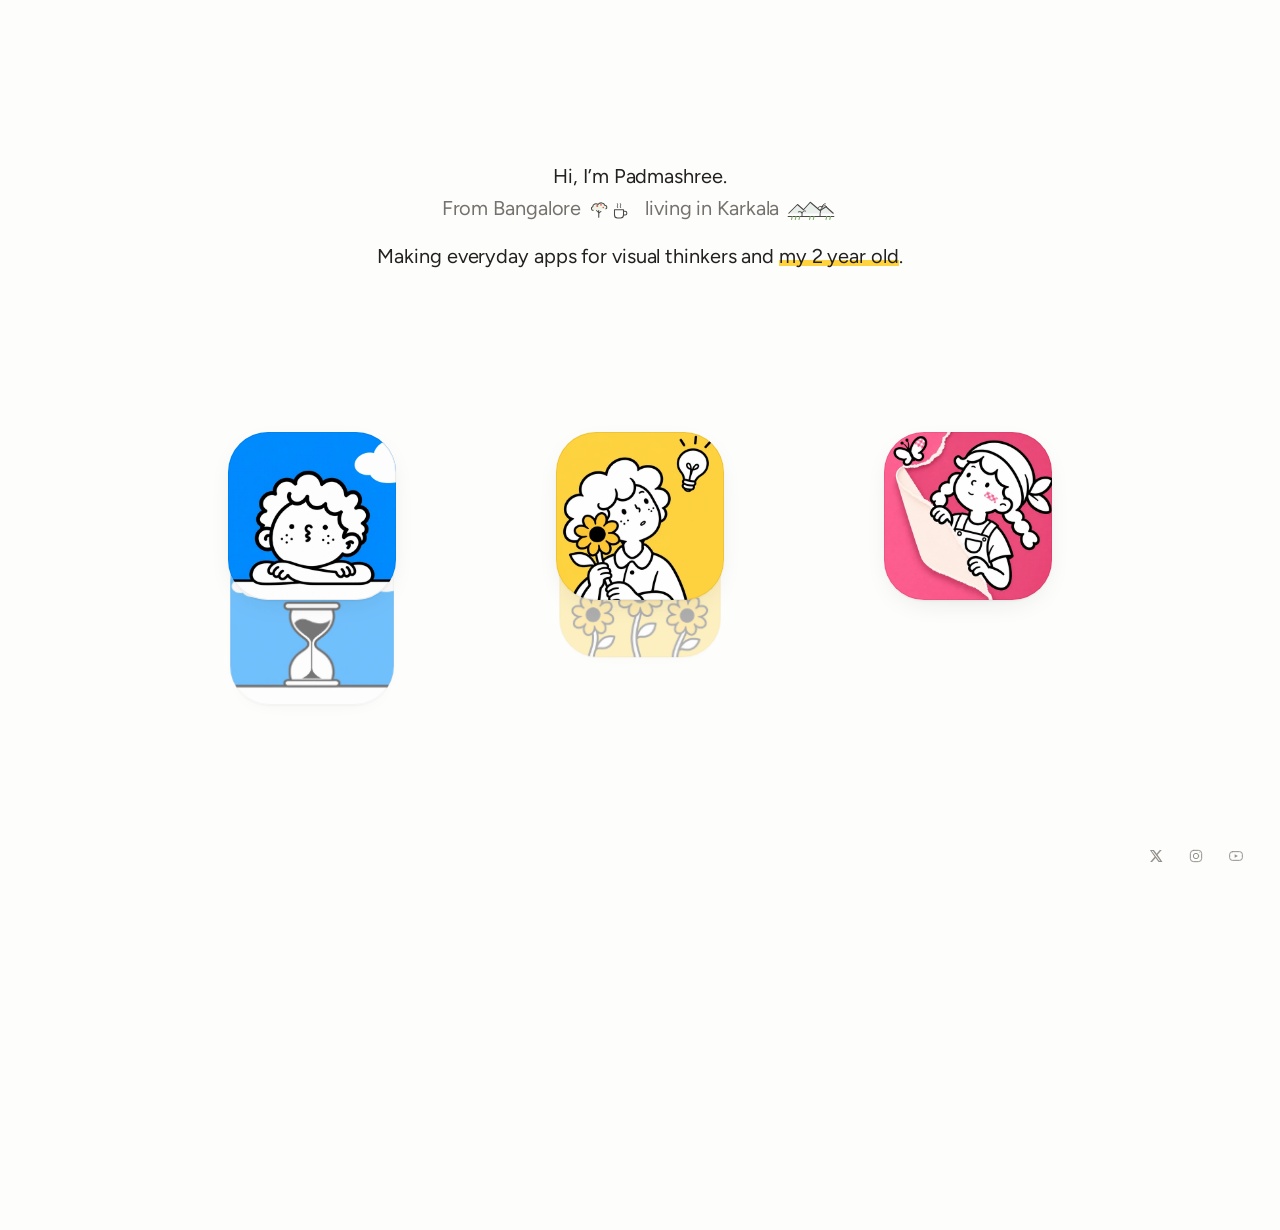
<file: index.html>
<!doctype html>
<html lang="en">
<head>
  <meta charset="utf-8">
  <meta name="viewport" content="width=device-width, initial-scale=1">
  <title>Padmashree</title>
  <meta name="description" content="Padmashree makes everyday apps for visual thinkers.">
  <link rel="preconnect" href="https://fonts.googleapis.com">
  <link rel="preconnect" href="https://fonts.gstatic.com" crossorigin>
  <link href="https://fonts.googleapis.com/css2?family=Figtree:wght@400&display=swap" rel="stylesheet">
  <link rel="stylesheet" href="css/site.css">
</head>
<body>
  <main class="page">
    <section class="intro" aria-label="About">
      <p class="hello">Hi, I’m Padmashree.</p>
      <p class="where">
        From Bangalore
        <svg class="mini" viewBox="0 0 64 32" aria-hidden="true">
          <!-- raintree canopy with a gulmohar hint, and a coffee cup -->
          <path d="M6 18c-3 0-4-4-1-5 0-4 5-5 7-3 2-3 8-3 9 1 3 0 4 4 1 5" fill="#eef3e6" stroke="currentColor" stroke-width="1.4" stroke-linejoin="round"/>
          <circle cx="11" cy="12" r="1.3" fill="#e2553b"/><circle cx="16" cy="10.5" r="1.1" fill="#e2553b"/><circle cx="19" cy="14" r="1" fill="#e2553b"/>
          <path d="M13 18v9M13 21l-3-3M13 22l3-3" stroke="currentColor" stroke-width="1.4" stroke-linecap="round" fill="none"/>
          <path d="M34 17h12v7a4 4 0 0 1-4 4h-4a4 4 0 0 1-4-4z" fill="#fff" stroke="currentColor" stroke-width="1.4" stroke-linejoin="round"/>
          <path d="M46 19h2a2.5 2.5 0 0 1 0 5h-2" fill="none" stroke="currentColor" stroke-width="1.4"/>
          <path class="steam" d="M38 14c-1-2 1-3 0-5M42 14c-1-2 1-3 0-5" fill="none" stroke="currentColor" stroke-width="1.2" stroke-linecap="round"/>
        </svg>
        living in Karkala
        <svg class="mini" viewBox="0 0 64 32" aria-hidden="true">
          <!-- western ghats, coconut + banana, paddy -->
          <path d="M2 22l12-12 8 7 9-10 13 11 8-5 10 9" fill="#e9f0ec" stroke="currentColor" stroke-width="1.4" stroke-linejoin="round"/>
          <path d="M44 26c0-6 1-10 3-13M47 13c-3-1-5 0-6 2M47 13c2-2 5-2 6 0M47 13c0-2 2-4 4-4" fill="none" stroke="currentColor" stroke-width="1.3" stroke-linecap="round"/>
          <path d="M20 26v-6M20 21c-2-2-4-2-5-1M20 21c2-3 4-3 5-2" fill="none" stroke="currentColor" stroke-width="1.3" stroke-linecap="round"/>
          <path d="M1 26h62" stroke="currentColor" stroke-width="1.4"/>
          <path d="M6 30l1-4M11 30l1-4M16 30l1-4M30 30l1-4M35 30l1-4M52 30l1-4M57 30l1-4" stroke="#7fb069" stroke-width="1.4" stroke-linecap="round"/>
        </svg>
      </p>
      <p class="what">Making everyday apps for visual thinkers and <a href="little-one/">my 2&nbsp;year&nbsp;old</a>.</p>
    </section>

    <section class="apps" aria-label="Apps">
      <!-- Each app is a small deck: the main icon on top, its counterpart tucked beneath.
           Counterparts slide out as you scroll. -->
      <figure class="app app-blue">
        <div class="deck">
          <img class="card under" src="assets/icons/blue-b.webp" alt="Hourglass under a blue sky" width="512" height="512" loading="lazy">
          <div class="card main" tabindex="0" role="img" aria-label="Blue app: a boy resting on his folded arms, watching clouds">
            <img src="assets/icons/layers/blue-plate.webp" alt="" width="512" height="512">
            <img class="part cloud" src="assets/icons/layers/blue-cloud.webp" alt="" width="512" height="512">
            <span class="lid" style="--x: 37.9; --y: 56.2"></span>
            <span class="lid" style="--x: 57.8; --y: 56.6"></span>
          </div>
        </div>
      </figure>

      <figure class="app app-yellow">
        <div class="deck">
          <img class="card under" src="assets/icons/yellow-b.webp" alt="Sunflowers and light bulbs" width="512" height="512" loading="lazy">
          <div class="card main" tabindex="0" role="img" aria-label="Yellow app: a girl holding a sunflower, an idea bulb above">
            <img src="assets/icons/layers/yellow-plate.webp" alt="" width="512" height="512">
            <span class="glow"></span>
            <img class="part bulb" src="assets/icons/layers/yellow-bulb.webp" alt="" width="512" height="512">
          </div>
        </div>
      </figure>

      <figure class="app app-pink">
        <div class="deck">
          <img class="card under" src="assets/icons/pink-b.webp" alt="A paper butterfly with scissors and glue" width="512" height="512" loading="lazy">
          <div class="card main" tabindex="0" role="img" aria-label="Pink app: a girl peeking through torn paper, a butterfly nearby">
            <img src="assets/icons/layers/pink-plate.webp" alt="" width="512" height="512">
            <img class="part fly" src="assets/icons/layers/pink-butterfly.webp" alt="" width="512" height="512">
          </div>
        </div>
      </figure>
    </section>

    <div class="tail" aria-hidden="true"></div>
  </main>

  <nav class="social" aria-label="Elsewhere">
    <a href="https://x.com/PadmashreeSatya" target="_blank" rel="noopener" aria-label="X">
      <svg viewBox="0 0 24 24"><path class="fill" d="M17.75 3h2.9l-6.34 7.25L21.75 21h-5.84l-4.57-5.98L6.1 21H3.2l6.78-7.75L2.85 3h5.98l4.13 5.47zm-1.02 16.25h1.6L7.33 4.65H5.6z"/></svg>
    </a>
    <a href="https://www.instagram.com/artlotusnet/" target="_blank" rel="noopener" aria-label="Instagram">
      <svg viewBox="0 0 24 24"><rect x="3.5" y="3.5" width="17" height="17" rx="5"/><circle cx="12" cy="12" r="4"/><circle cx="17.2" cy="6.8" r=".6" class="dot"/></svg>
    </a>
    <a href="https://www.youtube.com/@Padmashreesatyanarayana" target="_blank" rel="noopener" aria-label="YouTube">
      <svg viewBox="0 0 24 24"><rect x="2.5" y="5.5" width="19" height="13" rx="4"/><path d="M10 9.2v5.6l4.8-2.8z" class="dot"/></svg>
    </a>
  </nav>

  <script src="js/site.js"></script>
</body>
</html>
</file>
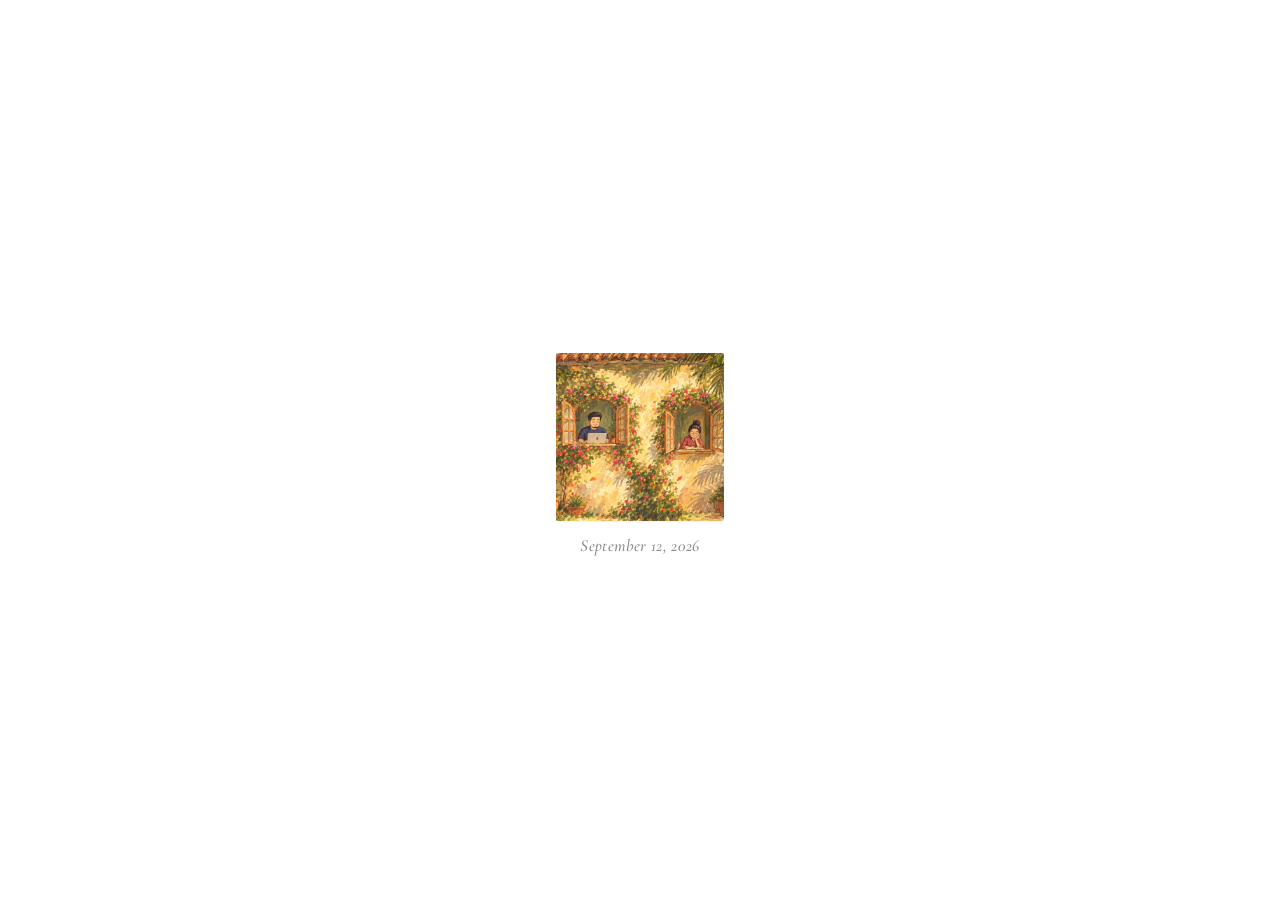
<file: for-anish/index.html>
<!doctype html>
<html lang="en">
<head>
<meta charset="utf-8">
<meta name="viewport" content="width=device-width, initial-scale=1">
<title>For Anish</title>
<meta name="robots" content="noindex">
<link rel="preconnect" href="https://fonts.googleapis.com">
<link rel="preconnect" href="https://fonts.gstatic.com" crossorigin>
<link rel="stylesheet" href="https://fonts.googleapis.com/css2?family=Cormorant+Garamond:ital,wght@1,500;1,600&display=swap">
<style>
  :root{
    --ink:#2b2b2b;
    --ink-soft:#8a8a8a;
    --white:#ffffff;
  }
  *{ box-sizing:border-box; }
  html,body{ height:100%; }
  body{
    margin:0;
    background:var(--white);
    color:var(--ink);
    display:flex;
    align-items:center;
    justify-content:center;
    min-height:100vh;
    font-family:'Cormorant Garamond', Georgia, serif;
  }
  main{
    width:100%;
    padding:6vh 6vw;
  }
  .carousel{
    display:flex;
    justify-content:center;
    align-items:flex-start;
    gap:clamp(20px, 4vw, 44px);
    overflow-x:auto;
    scroll-snap-type:x proximity;
    padding:2vh 2px 1vh;
    -webkit-overflow-scrolling:touch;
    scrollbar-width:none;
  }
  .carousel::-webkit-scrollbar{ display:none; }
  .entry{
    flex:none;
    scroll-snap-align:center;
    display:flex;
    flex-direction:column;
    align-items:center;
    gap:14px;
    text-decoration:none;
    color:inherit;
  }
  .entry img{
    width:clamp(96px, 16vw, 168px);
    height:clamp(96px, 16vw, 168px);
    object-fit:cover;
    display:block;
    border-radius:2px;
    box-shadow:0 1px 2px rgba(0,0,0,.06);
    transition:transform .35s cubic-bezier(.2,.8,.3,1), box-shadow .35s ease;
  }
  .entry:hover img, .entry:focus-visible img{
    transform:translateY(-3px) scale(1.03);
    box-shadow:0 10px 24px rgba(0,0,0,.12);
  }
  .entry:focus-visible{ outline:2px solid var(--ink-soft); outline-offset:6px; border-radius:4px; }
  .entry .date{
    font-style:italic;
    font-weight:500;
    font-size:clamp(14px, 1.6vw, 17px);
    letter-spacing:.02em;
    color:var(--ink-soft);
    white-space:nowrap;
  }
  @media (prefers-color-scheme: dark){
    body{ background:var(--white); color:var(--ink); }
  }
</style>
</head>
<body>
  <main>
    <div class="carousel" id="carousel"></div>
  </main>

  <script>
    var ENTRIES = [
      {
        date: "September 12, 2026",
        img: "assets/two-windows-thumb.jpg",
        href: "https://padmah3.github.io/happy-birthday-2026/site/two-windows.html",
        alt: "Two Windows"
      }
      // Add future entries here: { date, img, href, alt }
    ];

    var carousel = document.getElementById('carousel');
    ENTRIES.forEach(function(e){
      var a = document.createElement('a');
      a.className = 'entry';
      a.href = e.href;
      var img = document.createElement('img');
      img.src = e.img;
      img.alt = e.alt || '';
      var date = document.createElement('div');
      date.className = 'date';
      date.textContent = e.date;
      a.appendChild(img);
      a.appendChild(date);
      carousel.appendChild(a);
    });
  </script>
</body>
</html>
</file>
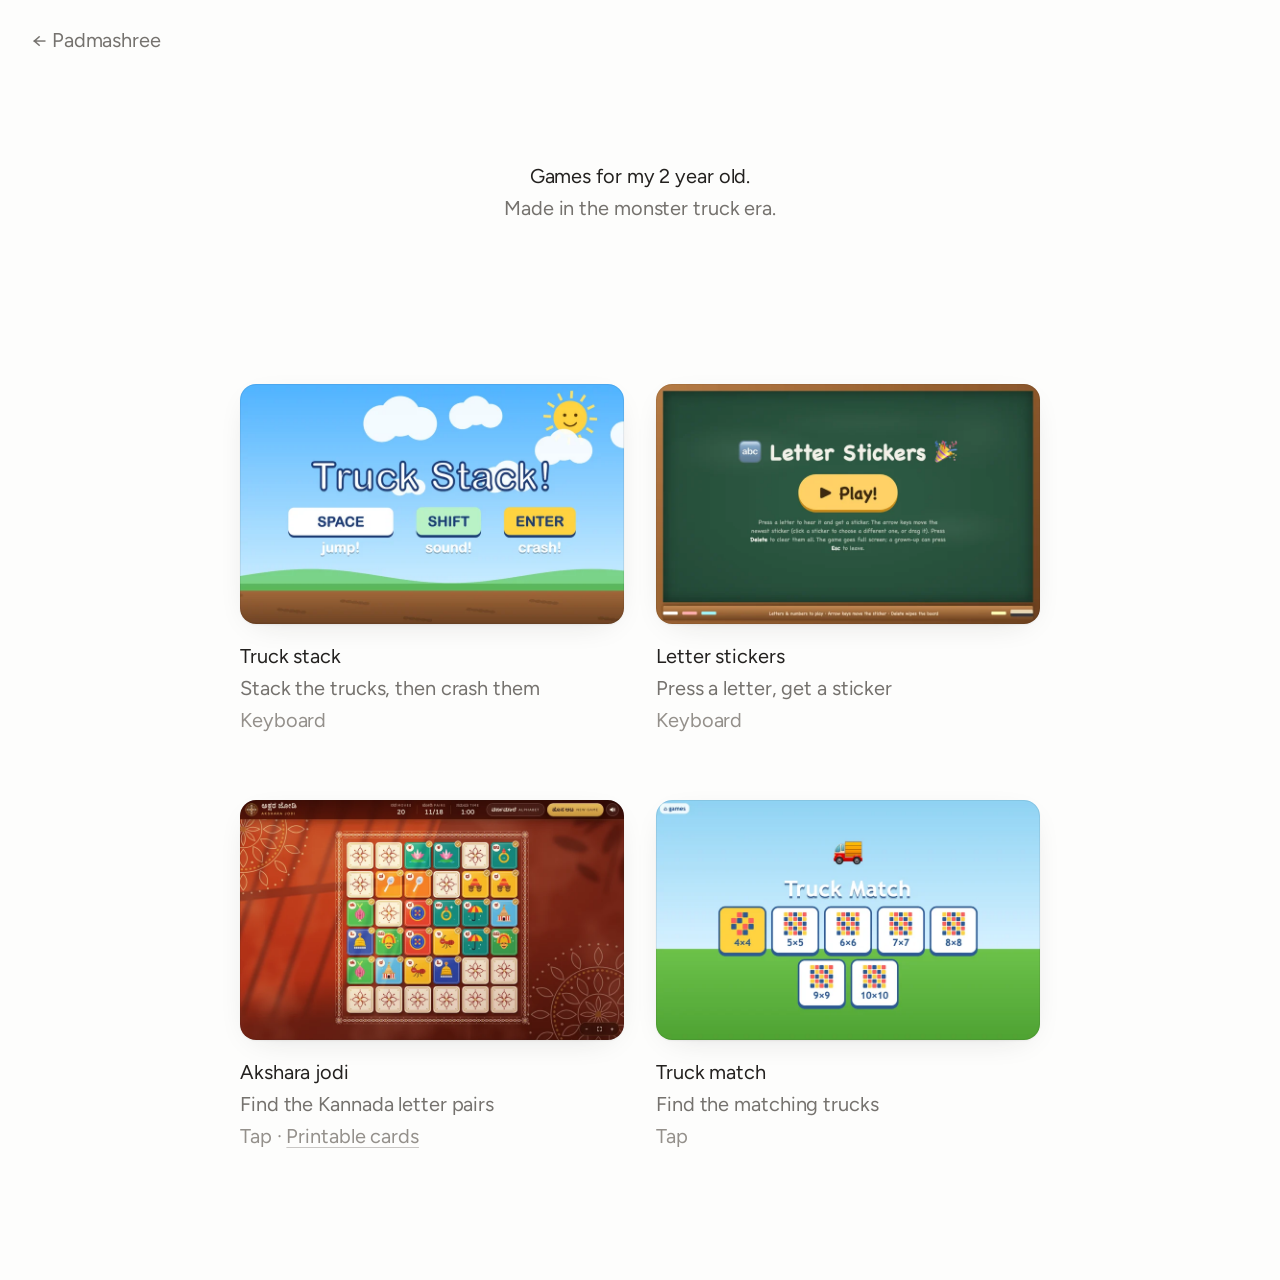
<file: little-one/index.html>
<!doctype html>
<html lang="en">
<head>
  <meta charset="utf-8">
  <meta name="viewport" content="width=device-width, initial-scale=1">
  <title>Games for my 2 year old · Padmashree</title>
  <meta name="description" content="Small games Padmashree made for her 2 year old: monster trucks, letters and Kannada akshara.">
  <link rel="preconnect" href="https://fonts.googleapis.com">
  <link rel="preconnect" href="https://fonts.gstatic.com" crossorigin>
  <link href="https://fonts.googleapis.com/css2?family=Figtree:wght@400&display=swap" rel="stylesheet">
  <link rel="stylesheet" href="../css/site.css">
</head>
<body>
  <a class="home-link" href="../">← Padmashree</a>

  <main class="page">
    <section class="intro" aria-label="About">
      <p class="hello">Games for my 2 year old.</p>
      <p class="where">Made in the monster truck era.</p>
    </section>

    <section class="games" aria-label="Games">
      <article class="game">
        <a class="game-link" href="monster-truck-stack/">
          <img class="thumb" src="thumbs/monster-truck-stack.webp" alt="Truck Stack title screen: a smiling sun over green hills, with Space, Shift and Enter keys" width="800" height="500">
          <span class="game-title">Truck stack</span>
        </a>
        <p class="game-meta">Stack the trucks, then crash them</p>
        <p class="game-play">Keyboard</p>
      </article>

      <article class="game">
        <a class="game-link" href="letter-stickers/">
          <img class="thumb" src="thumbs/letter-stickers.webp" alt="Letter Stickers title screen on a green chalkboard" width="800" height="500">
          <span class="game-title">Letter stickers</span>
        </a>
        <p class="game-meta">Press a letter, get a sticker</p>
        <p class="game-play">Keyboard</p>
      </article>

      <article class="game">
        <a class="game-link" href="akshara-jodi/">
          <img class="thumb" src="thumbs/akshara-jodi.webp" alt="Akshara Jodi: a board of Kannada letter cards on a red patterned floor" width="800" height="500" loading="lazy">
          <span class="game-title">Akshara jodi</span>
        </a>
        <p class="game-meta">Find the Kannada letter pairs</p>
        <p class="game-play">Tap · <a href="akshara-jodi/akshara-jodi-cards.pdf">Printable cards</a></p>
      </article>

      <article class="game">
        <a class="game-link" href="truck-memory/">
          <img class="thumb" src="thumbs/truck-memory.webp" alt="Truck Match: choose a board size from 4 by 4 to 10 by 10" width="800" height="500" loading="lazy">
          <span class="game-title">Truck match</span>
        </a>
        <p class="game-meta">Find the matching trucks</p>
        <p class="game-play">Tap</p>
      </article>
    </section>
  </main>
</body>
</html>
</file>
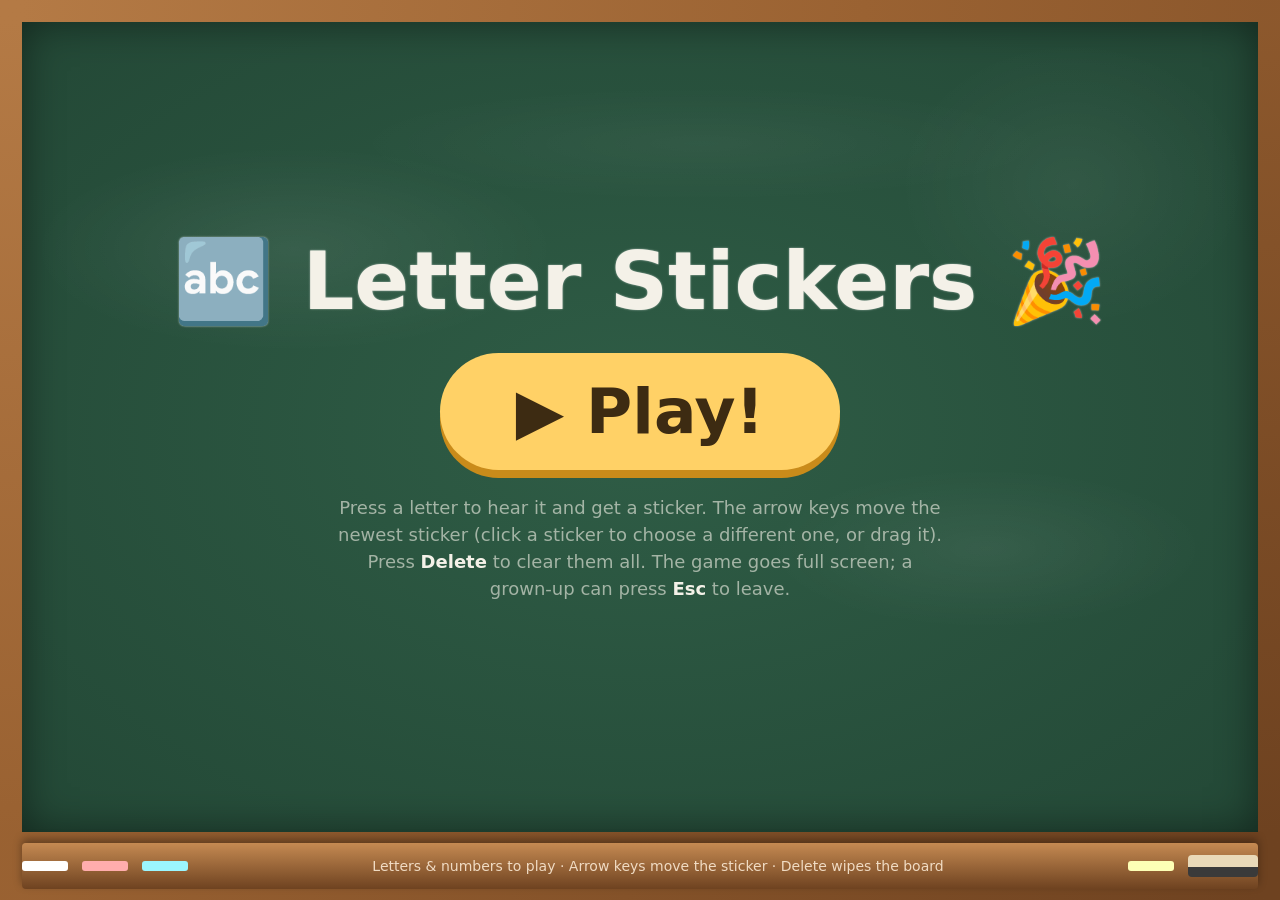
<file: little-one/letter-stickers/index.html>
<!doctype html>
<html lang="en">
<head>
<meta charset="utf-8">
<meta name="viewport" content="width=device-width, initial-scale=1">
<title>Letter Stickers</title>
<style>
  :root {
    --board: #2f5d46;
    --board-dark: #234836;
    --wood: #9a6232;
    --wood-dark: #6e4220;
    --chalk: #f4f1e8;
    --soft: rgba(244,241,232,.6);
    --glow: #ffe066;
    --frame: 22px;
    --tray: 46px;
  }
  * { box-sizing: border-box; }
  html, body {
    margin: 0; height: 100%; overflow: hidden;
    background: var(--wood-dark); color: var(--chalk);
    font-family: "Chalkboard SE", "Chalkboard", "Comic Sans MS", "Arial Rounded MT Bold", system-ui, sans-serif;
    user-select: none; -webkit-user-select: none;
    cursor: default;
  }

  /* The chalkboard: green slate with chalk smudges, inside a wooden frame */
  #chalkboard {
    position: fixed; inset: 0; z-index: 0;
    border: var(--frame) solid var(--wood);
    border-bottom-width: calc(var(--frame) + var(--tray));
    border-image: linear-gradient(135deg, #b47a45, var(--wood) 40%, var(--wood-dark)) 1;
    background:
      radial-gradient(ellipse 30% 18% at 22% 28%, rgba(255,255,255,.07), transparent 70%),
      radial-gradient(ellipse 25% 14% at 78% 65%, rgba(255,255,255,.06), transparent 70%),
      radial-gradient(ellipse 40% 10% at 55% 15%, rgba(255,255,255,.04), transparent 70%),
      radial-gradient(ellipse 20% 25% at 85% 20%, rgba(255,255,255,.05), transparent 70%),
      radial-gradient(ellipse at center, var(--board) 0%, var(--board-dark) 100%);
    box-shadow: inset 0 0 40px rgba(0,0,0,.45);
  }
  /* Chalk tray with a few chalk sticks and an eraser */
  #tray {
    position: fixed; left: var(--frame); right: var(--frame);
    bottom: calc(var(--frame) * .5); height: var(--tray);
    background: linear-gradient(#c58a52, var(--wood-dark));
    border-radius: 4px; box-shadow: 0 -4px 8px rgba(0,0,0,.35);
    z-index: 1; pointer-events: none;
    display: flex; align-items: center; justify-content: center; gap: 14px;
    color: rgba(255,240,220,.85); font-size: 14px;
  }
  .stick { width: 46px; height: 10px; border-radius: 3px; flex: none; }
  .eraser {
    width: 70px; height: 22px; border-radius: 4px; flex: none;
    background: linear-gradient(#e9d9b8 0 55%, #3a3a3a 55%);
  }
  #tray .spacer { flex: 1; min-width: 0; text-align: center; white-space: nowrap; overflow: hidden; text-overflow: ellipsis; }

  #board { position: fixed; inset: 0; z-index: 2; }

  /* Big letter in the middle, written in chalk */
  #letter {
    position: fixed; left: 50%; top: 40%;
    transform: translate(-50%, -50%);
    font-size: min(40vh, 40vw); line-height: 1;
    font-weight: 700; pointer-events: none; white-space: nowrap;
    text-shadow: 0 0 2px currentColor, 0 0 8px rgba(255,255,255,.25);
    opacity: .95; z-index: 1;
  }
  #letter .lower { font-size: .55em; opacity: .7; margin-left: .08em; }
  #word {
    position: fixed; left: 0; right: 0; top: 72%;
    text-align: center; font-size: min(7.5vh, 7.5vw); font-weight: 700;
    color: var(--chalk);
    text-shadow: 0 0 2px rgba(255,255,255,.6);
    pointer-events: none; z-index: 1;
  }
  #word b { color: var(--accent, #ffadad); }
  .pop { animation: pop .45s cubic-bezier(.2,1.6,.4,1); }
  @keyframes pop {
    0% { transform: translate(-50%, -50%) scale(.3); opacity: 0; }
    100% { transform: translate(-50%, -50%) scale(1); opacity: .95; }
  }

  /* Stickers */
  .sticker {
    position: absolute; font-size: min(16vh, 16vw); line-height: 1;
    transform: translate(-50%, -50%);
    transition: left .12s ease-out, top .12s ease-out;
    z-index: 2; cursor: grab;
    filter: drop-shadow(0 6px 4px rgba(0,0,0,.35));
    animation: drop .5s cubic-bezier(.2,1.6,.4,1);
  }
  .sticker.active {
    filter: drop-shadow(0 0 14px var(--glow)) drop-shadow(0 0 6px var(--glow));
    z-index: 3;
  }
  .sticker.dragging { transition: none; cursor: grabbing; }
  @keyframes drop {
    0% { transform: translate(-50%, -50%) scale(0) rotate(-30deg); }
    100% { transform: translate(-50%, -50%) scale(1) rotate(0); }
  }
  .poof { animation: poof .35s ease-in forwards; }
  @keyframes poof {
    to { transform: translate(-50%, -50%) scale(0) rotate(90deg); opacity: 0; }
  }

  /* Start screen sits on the chalkboard too */
  #start {
    position: fixed; inset: 0; z-index: 10;
    display: flex; flex-direction: column; align-items: center; justify-content: center;
    gap: 24px; text-align: center; padding: 16px 48px 80px;
  }
  #start button {
    font: inherit; font-size: min(7vh, 9vw); font-weight: 700;
    padding: .35em 1.2em; border: 0; border-radius: 999px;
    background: #ffd166; color: #3d2b12; cursor: pointer;
    box-shadow: 0 8px 0 #c98b1a;
  }
  #start button:active { transform: translateY(4px); box-shadow: 0 4px 0 #c98b1a; }
  #start p { color: var(--soft); font-size: 18px; max-width: 34em; margin: 0; line-height: 1.5; }
  #start p b { color: var(--chalk); }
  #start h1 { margin: 0; font-size: min(9vh, 10vw); text-shadow: 0 0 2px rgba(255,255,255,.6); }
</style>
</head>
<body>
<div id="board"></div>
<div id="letter"></div>
<div id="word"></div>
<div id="chalkboard"></div>
<div id="tray">
  <span class="stick" style="background:#fff"></span>
  <span class="stick" style="background:#ffadad"></span>
  <span class="stick" style="background:#9bf6ff"></span>
  <span class="spacer">Letters &amp; numbers to play · Arrow keys move the sticker · Delete wipes the board</span>
  <span class="stick" style="background:#fdffb6"></span>
  <span class="eraser"></span>
</div>

<div id="start">
  <h1>🔤 Letter Stickers 🎉</h1>
  <button id="go">▶ Play!</button>
  <p>Press a letter to hear it and get a sticker. The arrow keys move the newest sticker
     (click a sticker to choose a different one, or drag it). Press <b>Delete</b> to clear them all.
     The game goes full screen; a grown-up can press <b>Esc</b> to leave.</p>
</div>

<script>
// Each letter has a few words; one is picked at random each press for variety.
const WORDS = {
  A: [["Apple","🍎"],["Ant","🐜"],["Airplane","✈️"],["Alligator","🐊"]],
  B: [["Ball","⚽"],["Banana","🍌"],["Bus","🚌"],["Bear","🐻"],["Bee","🐝"]],
  C: [["Cat","🐱"],["Car","🚗"],["Cake","🎂"],["Cow","🐮"]],
  D: [["Dog","🐶"],["Duck","🦆"],["Dinosaur","🦕"],["Drum","🥁"]],
  E: [["Elephant","🐘"],["Egg","🥚"],["Eagle","🦅"]],
  F: [["Fish","🐟"],["Frog","🐸"],["Fire truck","🚒"],["Flower","🌸"]],
  G: [["Grapes","🍇"],["Giraffe","🦒"],["Goat","🐐"]],
  H: [["House","🏠"],["Horse","🐴"],["Helicopter","🚁"],["Hat","🎩"]],
  I: [["Ice cream","🍦"],["Igloo","🛖"],["Insect","🐞"]],
  J: [["Juice","🧃"],["Jellyfish","🪼"],["Jeep","🚙"]],
  K: [["Kite","🪁"],["Kangaroo","🦘"],["Key","🔑"],["Koala","🐨"]],
  L: [["Lion","🦁"],["Lemon","🍋"],["Leaf","🍃"]],
  M: [["Monkey","🐵"],["Moon","🌙"],["Mouse","🐭"],["Monster truck","🛻"]],
  N: [["Nest","🪺"],["Nose","👃"],["Night","🌃"]],
  O: [["Orange","🍊"],["Owl","🦉"],["Octopus","🐙"]],
  P: [["Pig","🐷"],["Penguin","🐧"],["Pizza","🍕"],["Panda","🐼"]],
  Q: [["Queen","👸"],["Quilt","🛏️"]],
  R: [["Rainbow","🌈"],["Rabbit","🐰"],["Rocket","🚀"]],
  S: [["Sun","☀️"],["Star","⭐"],["Snake","🐍"],["Strawberry","🍓"]],
  T: [["Truck","🚚"],["Tiger","🐯"],["Train","🚂"],["Tractor","🚜"],["Turtle","🐢"]],
  U: [["Umbrella","☂️"],["Unicorn","🦄"]],
  V: [["Van","🚐"],["Violin","🎻"],["Volcano","🌋"]],
  W: [["Whale","🐳"],["Watermelon","🍉"],["Wheel","🛞"]],
  X: [["X-ray","🩻"],["Xylophone","🎶"]],
  Y: [["Yo-yo","🪀"],["Yak","🐃"]],
  Z: [["Zebra","🦓"],["Zoo","🦁"]],
};
const NUMBER_WORDS = ["zero","one","two","three","four","five","six","seven","eight","nine"];
// Pastel chalk colours
const COLORS = ["#ffadad","#ffd6a5","#fdffb6","#caffbf","#9bf6ff","#a0c4ff","#bdb2ff","#ffc6ff"];

const board = document.getElementById("board");
const letterEl = document.getElementById("letter");
const wordEl = document.getElementById("word");
let active = null;
let colorIdx = 0;
let lastKeyAt = 0;

// ---- Speech ----
let voice = null;
function pickVoice() {
  const voices = speechSynthesis.getVoices().filter(v => v.lang.startsWith("en"));
  // Premium/Enhanced Mac voices sound far more natural than the default ones, so use one if installed.
  const preferred = ["Ava (Premium)","Zoe (Premium)","Samantha (Enhanced)","Ava (Enhanced)","Zoe (Enhanced)",
                     "Karen (Enhanced)","Serena (Premium)","Samantha","Karen","Moira","Google US English"];
  voice = preferred.map(n => voices.find(v => v.name.includes(n))).find(Boolean) || voices[0] || null;
}
pickVoice();
speechSynthesis.onvoiceschanged = pickVoice;

const rand = (lo, hi) => lo + Math.random() * (hi - lo);
const pick = list => list[Math.floor(Math.random() * list.length)];
let speakTimer = null;

function say(text, delay = 0) {
  speechSynthesis.cancel(); // new press interrupts the old one, so mashing doesn't queue up
  clearTimeout(speakTimer);
  speakTimer = setTimeout(() => {
    const u = new SpeechSynthesisUtterance(text);
    if (voice) u.voice = voice;
    // A little variety in tone and speed on every press keeps it from sounding robotic.
    u.rate = rand(0.8, 0.95);
    u.pitch = rand(1.1, 1.45);
    speechSynthesis.speak(u);
  }, delay);
}

// A short, soft chime (two notes) before each word, made with the Web Audio API.
let audio = null;
function chime() {
  audio = audio || new (window.AudioContext || window.webkitAudioContext)();
  const scale = [523.25, 587.33, 659.25, 783.99, 880, 1046.5]; // C major pentatonic
  const first = Math.floor(Math.random() * 4);
  [scale[first], scale[first + 2]].forEach((freq, i) => {
    const t = audio.currentTime + i * 0.1;
    const osc = audio.createOscillator();
    const gain = audio.createGain();
    osc.type = "triangle";
    osc.frequency.value = freq;
    gain.gain.setValueAtTime(0.0001, t);
    gain.gain.exponentialRampToValueAtTime(0.18, t + 0.01);
    gain.gain.exponentialRampToValueAtTime(0.0001, t + 0.35);
    osc.connect(gain).connect(audio.destination);
    osc.start(t); osc.stop(t + 0.4);
  });
}

// Different cheerful ways to say it. Each one names the letter only once.
const LETTER_LINES = [
  (L, w) => `${L} is for ${w}!`,
  (L, w) => `${L} is for ${w}!`,
  (L, w) => `Wow! ${L} is for ${w}!`,
  (L, w) => `Yay! ${L} is for ${w}!`,
  (L, w) => `Ooh, ${L} is for ${w}!`,
  (L, w) => `${L} is for ${w}! Hooray!`,
];

// ---- Display ----
function show(big, small, line, accent) {
  letterEl.innerHTML = small ? `${big}<span class="lower">${small}</span>` : big;
  letterEl.style.color = accent;
  wordEl.style.setProperty("--accent", accent);
  wordEl.innerHTML = line;
  letterEl.classList.remove("pop"); void letterEl.offsetWidth; letterEl.classList.add("pop");
}

// ---- Stickers ----
function setActive(el) {
  if (active) active.classList.remove("active");
  active = el;
  if (el) el.classList.add("active");
}

// The area inside the wooden frame and above the chalk tray.
function playArea() {
  const frame = 22, tray = 46;
  return { left: frame, top: frame, right: innerWidth - frame, bottom: innerHeight - frame - tray };
}
const stickerRadius = () => Math.min(innerWidth, innerHeight) * 0.16 * 0.55;

// Boxes around the big letter and the "A is for Apple" line, which stickers should not land on.
// They are sized for the widest letter and longest line, so the space stays clear whatever is pressed next.
let zoneCache = { key: "", zones: [] };
// Measure again once the chalk font has loaded, since it changes the text size.
document.fonts?.ready.then(() => { zoneCache.key = ""; });
function textZones() {
  const key = innerWidth + "x" + innerHeight;
  if (zoneCache.key === key) return zoneCache.zones;
  const pad = 10;
  // Lay out a hidden copy with sample text and read its size.
  const measure = (src, html) => {
    const m = src.cloneNode();
    m.innerHTML = html;
    m.classList.remove("pop");
    m.style.visibility = "hidden";
    document.body.appendChild(m);
    const box = { w: m.offsetWidth, h: m.offsetHeight, top: m.offsetTop, textW: m.firstElementChild.offsetWidth };
    m.remove();
    return box;
  };
  const cx = innerWidth / 2, cy = innerHeight * 0.40;
  const L = measure(letterEl, 'W<span class="lower">w</span>');
  const letterZone = { left: cx - L.w / 2 - pad, right: cx + L.w / 2 + pad, top: cy - L.h / 2 - pad, bottom: cy + L.h / 2 + pad };
  // The word line spans the full width, so measure the text inside it.
  const W = measure(wordEl, '<span><b>W</b> is for Monster truck 🛻</span>');
  const wordZone = { left: cx - W.textW / 2 - pad, right: cx + W.textW / 2 + pad, top: W.top - pad, bottom: W.top + W.h + pad };
  zoneCache = { key, zones: [letterZone, wordZone] };
  return zoneCache.zones;
}

// Does a circle at (x, y) touch a box?
function hitsZone(x, y, rad, z) {
  const nx = Math.max(z.left, Math.min(x, z.right));
  const ny = Math.max(z.top, Math.min(y, z.bottom));
  return (x - nx) ** 2 + (y - ny) ** 2 < rad * rad;
}

// Try lots of random spots and keep the one furthest from other stickers, staying off the letter and word.
// Once the board is full, stickers start to overlap, but as little as possible.
function findSpot() {
  const area = playArea(), rad = stickerRadius();
  const zones = textZones();
  const others = [...board.querySelectorAll(".sticker:not(.poof)")].map(s => [s.offsetLeft, s.offsetTop]);
  let best = null, bestScore = -Infinity;
  for (let i = 0; i < 400; i++) {
    const x = area.left + rad + Math.random() * Math.max(0, area.right - area.left - 2 * rad);
    const y = area.top + rad + Math.random() * Math.max(0, area.bottom - area.top - 2 * rad);
    const onText = zones.some(z => hitsZone(x, y, rad, z));
    const gap = Math.min(innerWidth, ...others.map(([ox, oy]) => Math.hypot(x - ox, y - oy)));
    if (!onText && gap >= 2 * rad * 1.05) return [x, y]; // a clear spot: take it right away
    // Otherwise remember the best compromise: off the text first, then as far from others as possible.
    const score = (onText ? 0 : 1e6) + gap;
    if (score > bestScore) { bestScore = score; best = [x, y]; }
  }
  return best;
}

function addSticker(emoji) {
  const el = document.createElement("div");
  el.className = "sticker";
  el.textContent = emoji;
  const [x, y] = findSpot();
  el.style.left = x + "px";
  el.style.top = y + "px";
  board.appendChild(el);
  setActive(el);
  makeDraggable(el);
}

function moveActive(dx, dy) {
  if (!active) return;
  const step = Math.max(30, Math.min(innerWidth, innerHeight) * 0.06);
  const area = playArea(), rad = stickerRadius() * 0.6;
  const x = Math.min(area.right - rad, Math.max(area.left + rad, active.offsetLeft + dx * step));
  const y = Math.min(area.bottom - rad, Math.max(area.top + rad, active.offsetTop + dy * step));
  active.style.left = x + "px";
  active.style.top = y + "px";
}

function clearStickers() {
  const all = board.querySelectorAll(".sticker");
  if (!all.length) return;
  all.forEach(s => { s.classList.add("poof"); setTimeout(() => s.remove(), 350); });
  active = null;
  letterEl.innerHTML = ""; wordEl.innerHTML = "";
  say(pick(["All clean!", "Squeaky clean!", "Bye bye stickers!", "All gone!"]));
}

function makeDraggable(el) {
  el.addEventListener("pointerdown", e => {
    setActive(el);
    el.classList.add("dragging");
    el.setPointerCapture(e.pointerId);
    const move = ev => { el.style.left = ev.clientX + "px"; el.style.top = ev.clientY + "px"; };
    const up = () => {
      el.classList.remove("dragging");
      el.removeEventListener("pointermove", move);
      el.removeEventListener("pointerup", up);
    };
    el.addEventListener("pointermove", move);
    el.addEventListener("pointerup", up);
  });
}

// ---- Keyboard ----
document.addEventListener("keydown", e => {
  if (document.getElementById("start").style.display !== "none") return;
  // Stop the browser from reacting to stray presses (scrolling, back navigation, etc.).
  // Esc is left alone so a grown-up can always leave full screen.
  if (e.key !== "Escape") e.preventDefault();
  if (e.metaKey || e.ctrlKey || e.altKey) return;

  const k = e.key;
  if (k === "ArrowLeft")  return moveActive(-1, 0);
  if (k === "ArrowRight") return moveActive(1, 0);
  if (k === "ArrowUp")    return moveActive(0, -1);
  if (k === "ArrowDown")  return moveActive(0, 1);
  if (k === "Backspace" || k === "Delete") return clearStickers();

  // Holding a key down repeats fast; ignore repeats and super-fast mashing.
  if (e.repeat) return;
  const now = Date.now();
  if (now - lastKeyAt < 250) return;
  lastKeyAt = now;

  const accent = COLORS[colorIdx++ % COLORS.length];
  const up = k.toUpperCase();
  if (up.length === 1 && WORDS[up]) {
    const [word, emoji] = WORDS[up][Math.floor(Math.random() * WORDS[up].length)];
    show(up, up.toLowerCase(), `<b>${up}</b> is for ${word} ${emoji}`, accent);
    chime();
    say(pick(LETTER_LINES)(up, word), 250);
    addSticker(emoji);
  } else if (/^[0-9]$/.test(k)) {
    const n = Number(k);
    show(k, "", n ? "⭐".repeat(n) : "Zero!", accent);
    chime();
    say(pick(["", "", "Yay, ", "Wow, "]) + NUMBER_WORDS[n] + "!", 250);
  }
});

// ---- Start (a click is needed before the browser allows sound) ----
document.getElementById("go").addEventListener("click", () => {
  document.getElementById("start").style.display = "none";
  document.documentElement.requestFullscreen?.().catch(() => {});
  say("Let's play! Press a letter!");
});
</script>
</body>
</html>
</file>
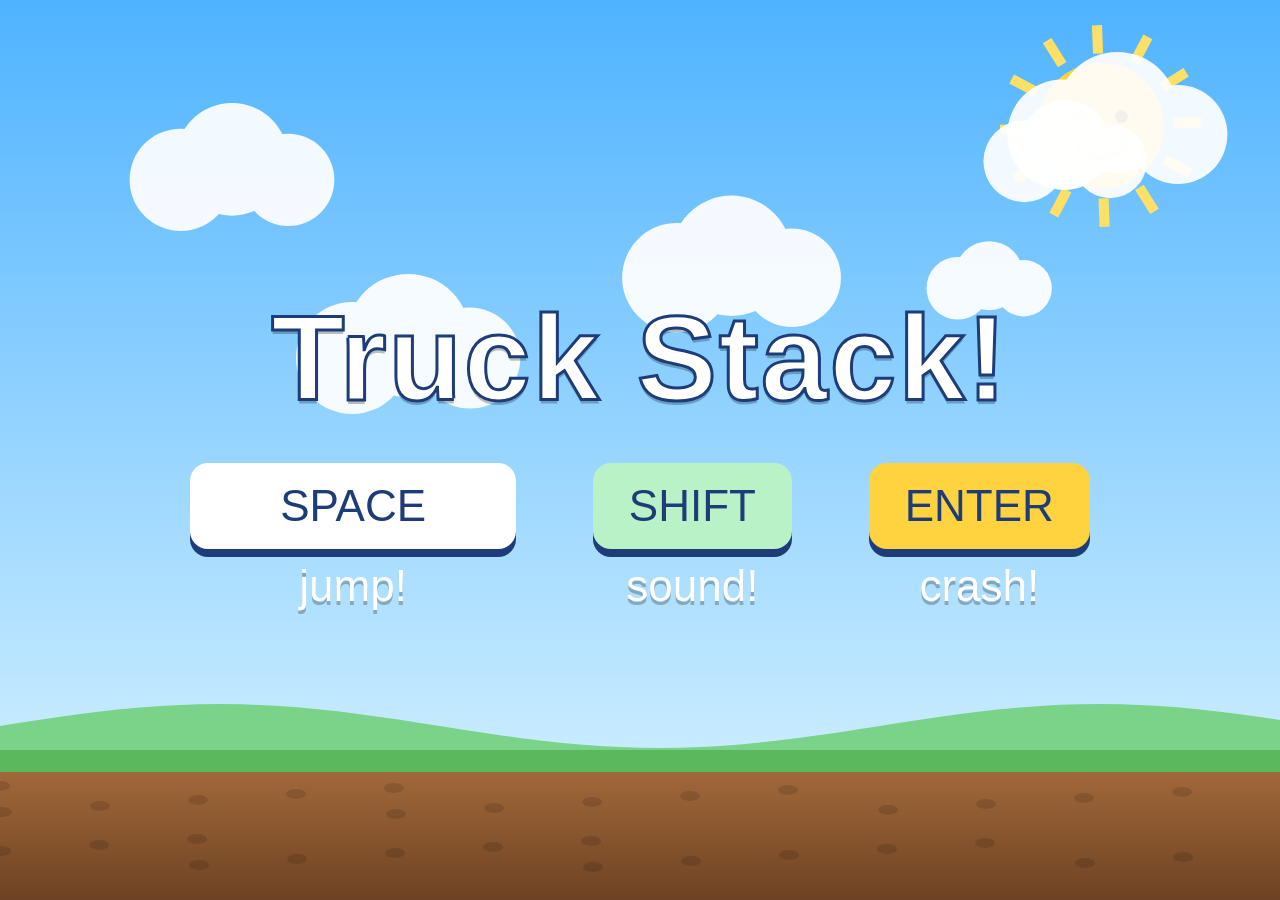
<file: little-one/monster-truck-stack/index.html>
<!doctype html>
<html lang="en">
<head>
<meta charset="utf-8">
<meta name="viewport" content="width=device-width, initial-scale=1">
<title>Monster Truck Stack</title>
<style>
  html, body { margin: 0; height: 100%; overflow: hidden; background: #8fd3ff; }
  canvas { display: block; width: 100vw; height: 100vh; }
  #start {
    position: fixed; inset: 0; display: flex; flex-direction: column;
    align-items: center; justify-content: center; gap: 4vh;
    font-family: "Arial Rounded MT Bold", "Chalkboard SE", "Comic Sans MS", sans-serif;
    color: #fff; text-shadow: 0 4px 0 rgba(0,0,0,.25); pointer-events: none;
  }
  #start h1 { font-size: min(11vw, 120px); margin: 0; letter-spacing: 2px;
    -webkit-text-stroke: 3px #1d3c78; }
  .keys { display: flex; gap: 6vw; }
  .key { display: flex; flex-direction: column; align-items: center; gap: 12px;
    font-size: min(5vw, 44px); }
  .cap { background: #fff; color: #1d3c78; border-radius: 18px; padding: 18px 36px;
    box-shadow: 0 8px 0 #1d3c78; text-shadow: none; font-size: min(5vw, 44px);
    animation: press 1.2s ease-in-out infinite; }
  .cap.space { padding: 18px 90px; }
  .cap.shift { animation-delay: .4s; background: #b8f2c6; }
  .cap.enter { animation-delay: .8s; background: #ffd23f; }
  @keyframes press { 0%,100% { transform: translateY(0); box-shadow: 0 8px 0 #1d3c78; }
                     50% { transform: translateY(6px); box-shadow: 0 2px 0 #1d3c78; } }
  #start.hidden { opacity: 0; transition: opacity .4s; }
  #wake {
    position: fixed; inset: 0; display: none; align-items: center; justify-content: center;
    background: rgba(29,60,120,.55); cursor: pointer;
    font-family: "Arial Rounded MT Bold", "Chalkboard SE", "Comic Sans MS", sans-serif;
  }
  #wake.show { display: flex; }
  #wake div { background: #fff; color: #1d3c78; border-radius: 28px; padding: 28px 48px;
    font-size: min(7vw, 64px); box-shadow: 0 10px 0 #1d3c78; animation: press 1.2s ease-in-out infinite; }
</style>
</head>
<body>
<canvas id="c"></canvas>
<div id="start">
  <h1>Truck Stack!</h1>
  <div class="keys">
    <div class="key"><div class="cap space">SPACE</div>jump!</div>
    <div class="key"><div class="cap shift">SHIFT</div>sound!</div>
    <div class="key"><div class="cap enter">ENTER</div>crash!</div>
  </div>
</div>
<div id="wake"><div>👆 Click to play!</div></div>
<script>
// ---------- trucks ----------
const LIST = [["00","JCB Digger"],["01","Fire Truck"],["02","Police Car"],["03","Zombie"],["04","Shark"],["05","Skeleton"],["06","Triceratops"],["07","Witch"],["08","Ice"],["09","Tiger"],["10","Dragon"],["11","Unicorn"],["12","Commando"],["13","Ambulance"],["14","Earth Shaker"],["15","Hot Wheels"],["16","Maximum Destruction"],["17","El Toro Loco"],["18","Grave Digger"],["19","Bigfoot"],["20","Tank"],["21","School Bus"],["22","Fire Truck"],["23","Cement Mixer"],["24","Garbage Truck"],["25","Tow Truck"],["26","Ice Cream Truck"],["27","Monster Van"],["28","Dump Truck"],["29","Tractor"],["30","Bulldozer"],["31","Logging Truck"],["32","Dino Truck"],["33","Shark"],["34","Pirate Ship"],["35","Space Truck"],["36","Rescue Helicopter"],["37","Snow Plow"],["38","Harvester"],["39","Crane"],["40","Airplane"],["41","Rocket"],["42","Submarine"],["43","Music Truck"],["44","Grave Digger"],["45","Grave Digger"],["46","Megalodon"],["47","El Toro Loco"],["48","School Bus"],["49","Bigfoot"],["50","Monster Energy"],["51","Monster Mutt"],["52","Dragon"],["53","Son-uva Digger"],["54","USA-1"],["55","Raminator"],["56","Tiger Shark"],["57","Blaze"],["58","Rhino"],["59","Zombie"]];
const TRUCKS = LIST.map(([id, name]) => {
  const img = new Image();
  img.src = `trucks/truck${id}.png`;
  return { img, name };
});

let deck = [];
function nextTruck() {
  if (!deck.length) {
    deck = TRUCKS.map((_, i) => i);
    for (let i = deck.length - 1; i > 0; i--) {
      const j = Math.floor(Math.random() * (i + 1));
      [deck[i], deck[j]] = [deck[j], deck[i]];
    }
  }
  return TRUCKS[deck.pop()];
}

// ---------- canvas / camera ----------
const cv = document.getElementById('c');
const ctx = cv.getContext('2d');
let W = 0, H = 0, DPR = 1;
function resize() {
  DPR = window.devicePixelRatio || 1;
  W = innerWidth; H = innerHeight;
  cv.width = W * DPR; cv.height = H * DPR;
}
addEventListener('resize', resize); resize();

const TRUCK_W = 300;          // world units
const STACK_OVERLAP = 0.86;   // wheels sink a little into the roof below
const MAX_STACK = 25;
let scale = 1, groundY = 0;
function baseScale() { return Math.min(H / 850, W / 1000); }
function toScreen(x, y) { return [W / 2 + x * scale, groundY - y * scale]; }

// ---------- state ----------
const stack = [];   // landed trucks: {truck, x, y, w, h, flip, squash, born}
const flying = [];  // in the air
const debris = [];  // crash pieces
const particles = [];
const clouds = Array.from({ length: 6 }, () => ({
  x: Math.random(), y: 0.08 + Math.random() * 0.35, s: 0.6 + Math.random() * 0.8,
  v: 0.004 + Math.random() * 0.006
}));
let reservedTop = 0;   // where the next truck will land (includes in-flight)
let fromLeft = true;
let sway = 0, swayT = 0;
let bubble = null;     // big count + name
let crashingUntil = 0;
let started = false;

function stackTopOf(list) {
  if (!list.length) return 0;
  const t = list[list.length - 1];
  return t.y + t.h * STACK_OVERLAP;
}

function launch() {
  const now = performance.now();
  if (now < crashingUntil) return;
  if (stack.length + flying.length >= MAX_STACK) { crash(); return; }
  const truck = nextTruck();
  const aspect = truck.img.naturalWidth ? truck.img.naturalWidth / truck.img.naturalHeight : 1.2;
  const w = TRUCK_W, h = w / aspect;
  const targetY = reservedTop;
  reservedTop += h * STACK_OVERLAP;
  const targetX = (Math.random() - 0.5) * 40;
  const side = fromLeft ? -1 : 1;
  fromLeft = !fromLeft;
  const startX = side * (W / 2 / scale + w);
  const count = stack.length + flying.length + 1;
  flying.push({
    truck, w, h, x: startX, y: 0, startX, targetX, targetY,
    flip: side > 0, t0: now, dur: 1100 + Math.min(targetY, 2000) * 0.15,
    spin: count % 4 === 0 ? -side : 0, rot: 0, count
  });
  sfx.vroom();
}

function land(f) {
  const now = performance.now();
  stack.push({ truck: f.truck, x: f.targetX, y: f.targetY, w: f.w, h: f.h,
               flip: f.flip, squash: 1, born: now });
  sway = 14; swayT = now;
  sfx.boing();
  burst(f.targetX, f.targetY + 20, 18, ['#ffd23f', '#ff5e5b', '#3ec1d3', '#7bd389', '#fff']);
  const n = stack.length;
  bubble = { n, name: f.truck.name, t: now };
  if (n % 5 === 0) {
    sfx.cheer();
    say(`${f.truck.name}! ${n}! Hooray!`);
    for (let i = 0; i < 4; i++) burst((Math.random() - .5) * 600, f.targetY + 100, 25, ['#ffd23f', '#ff5e5b', '#3ec1d3', '#b388ff']);
  } else {
    say(`${f.truck.name}!`);
  }
}

function crash() {
  const now = performance.now();
  if (now < crashingUntil) return;
  if (!stack.length && !flying.length) { sfx.honk(); return; }
  for (const t of [...stack, ...flying.map(f => ({ ...f, y: f.y, x: f.x }))]) {
    debris.push({
      truck: t.truck, w: t.w, h: t.h, flip: t.flip,
      x: t.x, y: t.y, vx: (Math.random() - 0.5) * 900 + (t.x > 0 ? 200 : -200),
      vy: 300 + Math.random() * 600, rot: t.rot || 0, vr: (Math.random() - 0.5) * 10,
      bounces: 0, born: now
    });
    burst(t.x, t.y + t.h / 2, 10, ['#ff9f1c', '#ffbf69', '#8d6e63', '#fff']);
  }
  stack.length = 0; flying.length = 0; reservedTop = 0; bubble = null;
  crashingUntil = now + 1500;
  if ('speechSynthesis' in window) speechSynthesis.cancel();
  crashSound.currentTime = 0;
  crashSound.play().catch(() => sfx.crash());
}

function burst(x, y, n, colors) {
  for (let i = 0; i < n; i++) {
    const a = Math.random() * Math.PI * 2, sp = 200 + Math.random() * 500;
    particles.push({ x, y, vx: Math.cos(a) * sp, vy: Math.sin(a) * sp + 300,
      c: colors[i % colors.length], r: 6 + Math.random() * 10, life: 1,
      star: Math.random() < 0.5 });
  }
}

// ---------- recorded crash sound ----------
const crashSound = new Audio('sounds/crash.m4a');
crashSound.preload = 'auto';

// ---------- speech ----------
function say(text) {
  if (!('speechSynthesis' in window)) return;
  speechSynthesis.cancel();
  const u = new SpeechSynthesisUtterance(text);
  u.rate = 0.95; u.pitch = 1.3; u.volume = 1;
  speechSynthesis.speak(u);
}

// ---------- sound effects (no files needed) ----------
const sfx = (() => {
  let ac = null;
  const A = () => (ac ||= new (window.AudioContext || window.webkitAudioContext)());
  function tone(type, f0, f1, dur, vol = 0.3, delay = 0) {
    const a = A(), t = a.currentTime + delay;
    const o = a.createOscillator(), g = a.createGain();
    o.type = type;
    o.frequency.setValueAtTime(f0, t);
    o.frequency.exponentialRampToValueAtTime(f1, t + dur);
    g.gain.setValueAtTime(0.0001, t);
    g.gain.exponentialRampToValueAtTime(vol, t + 0.02);
    g.gain.exponentialRampToValueAtTime(0.0001, t + dur);
    o.connect(g).connect(a.destination);
    o.start(t); o.stop(t + dur + 0.05);
  }
  function noise(dur, vol, cutoff) {
    const a = A(), t = a.currentTime;
    const buf = a.createBuffer(1, a.sampleRate * dur, a.sampleRate);
    const d = buf.getChannelData(0);
    for (let i = 0; i < d.length; i++) d[i] = (Math.random() * 2 - 1) * (1 - i / d.length) ** 2;
    const s = a.createBufferSource(), f = a.createBiquadFilter(), g = a.createGain();
    s.buffer = buf; f.type = 'lowpass'; f.frequency.value = cutoff; g.gain.value = vol;
    s.connect(f).connect(g).connect(a.destination); s.start(t);
  }
  return {
    ctx: A,
    unlock() { A().resume(); },
    vroom() { tone('sawtooth', 70, 190, 0.6, 0.12); tone('square', 50, 120, 0.6, 0.05); },
    boing() { tone('sine', 520, 140, 0.35, 0.35); tone('triangle', 260, 90, 0.25, 0.2); },
    honk() { tone('square', 440, 430, 0.25, 0.12); tone('square', 554, 545, 0.25, 0.1, 0.3); },
    cheer() { [523, 659, 784, 1047].forEach((f, i) => tone('triangle', f, f, 0.25, 0.25, i * 0.11)); },
    crash() {
      noise(1.4, 0.9, 1200); noise(0.5, 0.6, 4000);
      for (let i = 0; i < 6; i++) tone('square', 200 + Math.random() * 600, 80, 0.15, 0.08, i * 0.09);
    }
  };
})();

// ---------- vehicle sounds (Shift) ----------
const vehicleSound = (() => {
  let bus = null;   // the sound that's playing now, so a new one can replace it

  // f: [[seconds, freq], ...] — the pitch follows these points
  function voice(out, type, f, dur, vol, { delay = 0, step = false, lp = 0, trem = 0, tremDepth = 0.6 } = {}) {
    const a = sfx.ctx(), t = a.currentTime + delay;
    const o = a.createOscillator(), g = a.createGain();
    o.type = type;
    o.frequency.setValueAtTime(f[0][1], t);
    for (const [s, hz] of f.slice(1)) {
      if (step) o.frequency.setValueAtTime(hz, t + s);
      else o.frequency.linearRampToValueAtTime(hz, t + s);
    }
    g.gain.setValueAtTime(0.0001, t);
    g.gain.linearRampToValueAtTime(vol, t + 0.03);
    g.gain.setValueAtTime(vol, t + Math.max(0.04, dur - 0.08));
    g.gain.linearRampToValueAtTime(0.0001, t + dur);
    let node = o;
    if (lp) { const fl = a.createBiquadFilter(); fl.type = 'lowpass'; fl.frequency.value = lp; node.connect(fl); node = fl; }
    if (trem) {
      const tg = a.createGain(), lfo = a.createOscillator(), lg = a.createGain();
      lfo.frequency.value = trem; lg.gain.value = tremDepth; tg.gain.value = 1 - tremDepth;
      lfo.connect(lg).connect(tg.gain); lfo.start(t); lfo.stop(t + dur + 0.05);
      node.connect(tg); node = tg;
    }
    node.connect(g).connect(out);
    o.start(t); o.stop(t + dur + 0.05);
  }

  // filtered noise: cut = [[seconds, cutoff], ...]
  function hiss(out, dur, vol, cut, { delay = 0, type = 'lowpass', q = 1, trem = 0, decay = false } = {}) {
    const a = sfx.ctx(), t = a.currentTime + delay;
    const buf = a.createBuffer(1, Math.ceil(a.sampleRate * dur), a.sampleRate);
    const d = buf.getChannelData(0);
    for (let i = 0; i < d.length; i++) {
      let v = Math.random() * 2 - 1;
      if (decay) v *= (1 - i / d.length) ** 2;
      if (trem) v *= Math.sin(i / a.sampleRate * trem * Math.PI) ** 2;
      d[i] = v;
    }
    const s = a.createBufferSource(), fl = a.createBiquadFilter(), g = a.createGain();
    s.buffer = buf; fl.type = type; fl.Q.value = q;
    fl.frequency.setValueAtTime(cut[0][1], t);
    for (const [sec, hz] of cut.slice(1)) fl.frequency.linearRampToValueAtTime(hz, t + sec);
    g.gain.value = vol;
    s.connect(fl).connect(g).connect(out); s.start(t);
  }

  const note = n => 440 * 2 ** ((n - 69) / 12);   // MIDI number -> Hz

  const SOUNDS = {
    ambulance(o) {   // nee-naw
      const f = []; for (let i = 0; i < 8; i++) f.push([i * 0.4, i % 2 ? 770 : 960]);
      voice(o, 'square', f, 3.2, 0.12, { step: true, lp: 2500 });
      voice(o, 'triangle', f, 3.2, 0.2, { step: true });
    },
    fire(o) {        // rising-falling wail
      voice(o, 'sawtooth', [[0, 500], [1, 1300], [1.6, 1300], [2.6, 500], [3.2, 1300]], 3.4, 0.12, { lp: 3000 });
      voice(o, 'sine', [[0, 500], [1, 1300], [1.6, 1300], [2.6, 500], [3.2, 1300]], 3.4, 0.2);
    },
    police(o) {      // fast whoop-whoop
      const f = []; for (let i = 0; i < 10; i++) { f.push([i * 0.28, 700]); f.push([i * 0.28 + 0.24, 1500]); }
      voice(o, 'square', f, 2.8, 0.1, { lp: 2800 });
      voice(o, 'sine', f, 2.8, 0.2);
    },
    helicopter(o) {  // chop-chop-chop
      hiss(o, 2.5, 1.2, [[0, 500]], { trem: 13 });
      voice(o, 'sawtooth', [[0, 55], [2.5, 60]], 2.5, 0.15, { lp: 300, trem: 13, tremDepth: 0.9 });
    },
    airplane(o) {    // jet zooms past
      hiss(o, 2.5, 0.9, [[0, 300], [1.3, 2500], [2.5, 400]], { type: 'bandpass', q: 0.7 });
      voice(o, 'sine', [[0, 700], [1.3, 1400], [2.5, 600]], 2.5, 0.08);
    },
    rocket(o) {      // 3-2-1 blast off!
      [0, 0.45, 0.9].forEach(d => voice(o, 'square', [[0, 880]], 0.15, 0.1, { delay: d }));
      voice(o, 'square', [[0, 1320]], 0.3, 0.1, { delay: 1.35 });
      hiss(o, 2, 1.2, [[0, 200], [2, 4000]], { delay: 1.4 });
      voice(o, 'sine', [[0, 200], [2, 1600]], 2, 0.15, { delay: 1.4 });
    },
    tank(o) {        // BOOM ... BOOM
      [0, 0.9].forEach(d => {
        hiss(o, 1, 1.5, [[0, 900], [0.6, 100]], { delay: d, decay: true });
        voice(o, 'sine', [[0, 90], [0.6, 30]], 0.7, 0.6, { delay: d });
      });
    },
    bus(o) {         // beep beep!
      [0, 0.45].forEach(d => [330, 415].forEach(hz => voice(o, 'square', [[0, hz]], 0.35, 0.1, { delay: d, lp: 1800 })));
    },
    iceCream(o) {    // Twinkle Twinkle on a music box
      [72, 72, 79, 79, 81, 81, 79, 77, 77, 76, 76, 74, 74, 72].forEach((n, i) => {
        const d = i * 0.26 + (i >= 7 ? 0.26 : 0);
        voice(o, 'sine', [[0, note(n)]], 0.3, 0.25, { delay: d });
        voice(o, 'sine', [[0, note(n + 12)]], 0.2, 0.06, { delay: d });
      });
    },
    music(o) {       // boom-tss party beat
      for (let i = 0; i < 8; i++) {
        const d = i * 0.25;
        if (i % 2 === 0) voice(o, 'sine', [[0, 150], [0.15, 45]], 0.2, 0.6, { delay: d });
        else hiss(o, 0.1, 0.5, [[0, 8000]], { delay: d, type: 'highpass', decay: true });
        voice(o, 'sawtooth', [[0, note([36, 36, 43, 43, 41, 41, 43, 48][i])]], 0.22, 0.12, { delay: d, lp: 900 });
      }
    },
    submarine(o) {   // sonar ping ... ping
      [0, 1.1].forEach(d => [0, 0.25, 0.5].forEach((e, k) =>
        voice(o, 'sine', [[0, 1100]], 0.6, 0.3 / (k + 1), { delay: d + e })));
    },
    ship(o) {        // foghorn
      [0, 1.4].forEach(d => {
        voice(o, 'sawtooth', [[0, 98], [1.1, 96]], 1.1, 0.25, { delay: d, lp: 500 });
        voice(o, 'sawtooth', [[0, 147], [1.1, 145]], 1.1, 0.12, { delay: d, lp: 500 });
      });
    },
    roar(o) {        // RAAWRR
      voice(o, 'sawtooth', [[0, 110], [0.3, 180], [1.4, 70]], 1.5, 0.35, { lp: 900, trem: 28, tremDepth: 0.5 });
      voice(o, 'square', [[0, 55], [0.3, 90], [1.4, 35]], 1.5, 0.15, { lp: 400 });
      hiss(o, 1.5, 0.6, [[0, 600], [0.3, 1500], [1.5, 300]], { type: 'bandpass', q: 1.5 });
    },
    shark(o) {       // da-dum ... da-dum ... CHOMP
      [0, 0.6, 1.05, 1.4, 1.65, 1.85, 2.0, 2.12].forEach((d, i) =>
        voice(o, 'sawtooth', [[0, i % 2 ? 87 : 82]], 0.18, 0.3, { delay: d, lp: 500 }));
      hiss(o, 0.25, 1.5, [[0, 2000]], { delay: 2.35, decay: true });
      voice(o, 'square', [[0, 300], [0.2, 80]], 0.25, 0.2, { delay: 2.35, lp: 1200 });
    },
    spooky(o) {      // wooOOooo
      voice(o, 'sine', [[0, 260], [0.8, 520], [1.6, 330], [2.4, 600], [3, 220]], 3, 0.3, { trem: 6, tremDepth: 0.3 });
      voice(o, 'triangle', [[0, 262], [0.8, 524], [1.6, 333], [2.4, 604], [3, 222]], 3, 0.1);
    },
    cackle(o) {      // hee-hee-hee-hee!
      for (let i = 0; i < 7; i++) {
        const hz = 900 - i * 60;
        voice(o, 'square', [[0, hz], [0.12, hz * 0.8]], 0.14, 0.12, { delay: i * 0.17, lp: 2500 });
      }
    },
    dog(o) {         // woof woof!
      [0, 0.4].forEach(d => {
        voice(o, 'sawtooth', [[0, 380], [0.05, 520], [0.18, 180]], 0.2, 0.35, { delay: d, lp: 1400 });
        hiss(o, 0.15, 0.6, [[0, 1200]], { delay: d, type: 'bandpass', decay: true });
      });
    },
    bull(o) {        // snort snort... MOOO
      [0, 0.3].forEach(d => hiss(o, 0.22, 1, [[0, 1500], [0.2, 600]], { delay: d, type: 'bandpass', q: 2, decay: true }));
      voice(o, 'sawtooth', [[0, 130], [0.3, 150], [1.4, 105]], 1.5, 0.3, { delay: 0.7, lp: 600 });
    },
    magic(o) {       // sparkly twinkles
      const scale = [84, 86, 88, 91, 93, 96, 98, 100];
      for (let i = 0; i < 14; i++)
        voice(o, 'sine', [[0, note(scale[(i * 3) % scale.length] + (i > 7 ? 12 : 0))]], 0.35, 0.15, { delay: i * 0.1 });
      voice(o, 'triangle', [[0, note(72)]], 1.8, 0.08);
    },
    laser(o) {       // pew pew pew
      [0, 0.25, 0.5, 0.95, 1.2].forEach(d => voice(o, 'square', [[0, 1800], [0.18, 200]], 0.2, 0.12, { delay: d, lp: 3500 }));
    },
    digger(o) {      // diesel rumble + beep beep beep (backing up)
      voice(o, 'sawtooth', [[0, 45], [0.4, 70], [2.6, 50]], 2.6, 0.3, { lp: 350, trem: 18, tremDepth: 0.4 });
      for (let i = 0; i < 4; i++) voice(o, 'square', [[0, 1050]], 0.3, 0.09, { delay: 0.5 + i * 0.55, lp: 3000 });
    },
    tractor(o) {     // putt-putt-putt
      voice(o, 'square', [[0, 55], [2.4, 60]], 2.4, 0.3, { lp: 400, trem: 7, tremDepth: 0.95 });
      hiss(o, 2.4, 0.5, [[0, 300]], { trem: 7 });
    },
    engine(o) {      // VROOM VROOOOM + honk
      voice(o, 'sawtooth', [[0, 50], [0.35, 160], [0.6, 80], [1.1, 220], [1.8, 70]], 1.9, 0.3, { lp: 700, trem: 25, tremDepth: 0.35 });
      voice(o, 'square', [[0, 25], [0.35, 80], [0.6, 40], [1.1, 110], [1.8, 35]], 1.9, 0.15, { lp: 300 });
      [440, 554].forEach(hz => voice(o, 'square', [[0, hz]], 0.35, 0.08, { delay: 1.95, lp: 2000 }));
    }
  };

  const RULES = [
    [/ambulance/i, 'ambulance'], [/fire/i, 'fire'], [/police/i, 'police'],
    [/helicopter/i, 'helicopter'], [/airplane/i, 'airplane'], [/rocket/i, 'rocket'],
    [/tank|commando/i, 'tank'], [/school bus/i, 'bus'], [/ice cream/i, 'iceCream'],
    [/music/i, 'music'], [/submarine/i, 'submarine'], [/pirate/i, 'ship'],
    [/shark|megalodon/i, 'shark'], [/dino|triceratops|dragon|tiger|rhino/i, 'roar'],
    [/witch/i, 'cackle'], [/zombie|skeleton|grave|son-uva/i, 'spooky'],
    [/mutt/i, 'dog'], [/toro|raminator/i, 'bull'], [/unicorn|^ice$/i, 'magic'],
    [/space/i, 'laser'], [/tractor/i, 'tractor'],
    [/jcb|cement|garbage|tow|dump|bulldozer|logging|snow|harvester|crane/i, 'digger']
  ];
  const kindOf = name => (RULES.find(([re]) => re.test(name)) || [, 'engine'])[1];

  return function play(name) {
    const a = sfx.ctx();
    if (bus) {   // fade out whatever was playing
      const old = bus;
      old.gain.setTargetAtTime(0, a.currentTime, 0.05);
      setTimeout(() => old.disconnect(), 400);
    }
    bus = a.createGain(); bus.gain.value = 1; bus.connect(a.destination);
    SOUNDS[kindOf(name)](bus);
  };
})();

function honkTop() {
  const now = performance.now();
  if (now < crashingUntil) return;
  // the newest truck: the one in the air, or else the top of the tower
  const f = flying[flying.length - 1];
  const t = f || stack[stack.length - 1];
  if (!t) { sfx.honk(); return; }
  vehicleSound(t.truck.name);
  if (!f) {
    t.dance = now;
    for (let i = 0; i < 6; i++) {
      const a = -Math.PI / 2 + (Math.random() - 0.5) * 1.6, sp = 250 + Math.random() * 250;
      particles.push({ x: t.x + (Math.random() - .5) * t.w * .6, y: t.y + t.h, vx: Math.cos(a) * sp, vy: 500 + Math.random() * 300,
        c: ['#ff5e5b', '#3ec1d3', '#b388ff', '#ffd23f'][i % 4], r: 24, life: 1.2, note: true });
    }
  }
}

// ---------- keyboard focus ----------
// Keys only reach the game when its window is focused. If it isn't, show a big
// "Click to play" sign instead of silently ignoring Space.
const wake = document.getElementById('wake');
function checkFocus() { wake.classList.toggle('show', !document.hasFocus()); }
addEventListener('focus', checkFocus);
addEventListener('blur', checkFocus);
addEventListener('pointerdown', () => { window.focus(); setTimeout(checkFocus, 50); });
setInterval(checkFocus, 1000);
window.focus(); checkFocus();

// ---------- input: only Space, Enter and Shift ----------
addEventListener('keydown', e => {
  const isShift = e.key === 'Shift';
  if (e.code !== 'Space' && e.key !== 'Enter' && !isShift) return;
  e.preventDefault();
  if (e.repeat) return;   // holding the key down does nothing extra
  sfx.unlock();
  if (!started) {
    started = true;
    document.getElementById('start').classList.add('hidden');
    document.documentElement.requestFullscreen?.().catch(() => {});
  }
  if (e.code === 'Space') launch(); else if (isShift) honkTop(); else crash();
});

// ---------- drawing ----------
function drawSky(now) {
  const g = ctx.createLinearGradient(0, 0, 0, groundY);
  g.addColorStop(0, '#4fb3ff'); g.addColorStop(1, '#c9ecff');
  ctx.fillStyle = g; ctx.fillRect(0, 0, W, groundY);
  // sun
  const sx = W * 0.86, sy = H * 0.14, sr = Math.min(W, H) * 0.07;
  ctx.save(); ctx.translate(sx, sy); ctx.rotate(now / 4000);
  ctx.fillStyle = '#ffe066';
  for (let i = 0; i < 12; i++) { ctx.rotate(Math.PI / 6); ctx.fillRect(sr * 1.15, -sr * 0.08, sr * 0.45, sr * 0.16); }
  ctx.restore();
  ctx.fillStyle = '#ffd23f'; ctx.beginPath(); ctx.arc(sx, sy, sr, 0, 7); ctx.fill();
  ctx.fillStyle = '#5a3b00';
  ctx.beginPath(); ctx.arc(sx - sr * .33, sy - sr * .15, sr * .1, 0, 7); ctx.arc(sx + sr * .33, sy - sr * .15, sr * .1, 0, 7); ctx.fill();
  ctx.lineWidth = sr * .08; ctx.strokeStyle = '#5a3b00'; ctx.lineCap = 'round';
  ctx.beginPath(); ctx.arc(sx, sy + sr * .05, sr * .45, 0.2 * Math.PI, 0.8 * Math.PI); ctx.stroke();
  // clouds
  ctx.fillStyle = 'rgba(255,255,255,.92)';
  for (const c of clouds) {
    c.x += c.v / 60; if (c.x > 1.2) c.x = -0.2;
    const x = c.x * W, y = c.y * H, r = 40 * c.s * Math.min(W, H) / 700;
    ctx.beginPath();
    ctx.arc(x, y, r, 0, 7); ctx.arc(x + r, y - r * .4, r * 1.1, 0, 7);
    ctx.arc(x + r * 2.1, y, r * .9, 0, 7); ctx.fill();
  }
}

function drawGround() {
  // hills
  ctx.fillStyle = '#7bd389';
  ctx.beginPath(); ctx.moveTo(0, groundY);
  for (let x = 0; x <= W; x += 20) ctx.lineTo(x, groundY - 30 - Math.sin(x / 140) * 22);
  ctx.lineTo(W, groundY); ctx.fill();
  ctx.fillStyle = '#5cb85c'; ctx.fillRect(0, groundY - 6, W, 22);
  const g = ctx.createLinearGradient(0, groundY + 16, 0, H);
  g.addColorStop(0, '#a1683a'); g.addColorStop(1, '#6d4223');
  ctx.fillStyle = g; ctx.fillRect(0, groundY + 16, W, H - groundY);
  ctx.fillStyle = 'rgba(0,0,0,.12)';
  for (let i = 0; i < 30; i++) {
    const x = (i * 197) % W, y = groundY + 30 + ((i * 53) % Math.max(1, H - groundY - 40));
    ctx.beginPath(); ctx.ellipse(x, y, 10, 5, 0, 0, 7); ctx.fill();
  }
}

function drawTruck(t, x, y, rot = 0, sx = 1, sy = 1, alpha = 1) {
  if (!t.truck.img.complete || !t.truck.img.naturalWidth) return;
  const [px, py] = toScreen(x, y);
  const w = t.w * scale, h = t.h * scale;
  ctx.save();
  ctx.globalAlpha = alpha;
  ctx.translate(px, py);           // bottom-center of the truck
  ctx.rotate(rot);
  ctx.scale((t.flip ? -1 : 1) * sx, sy);
  ctx.drawImage(t.truck.img, -w / 2, -h, w, h);
  ctx.restore();
}

function star(x, y, r) {
  ctx.beginPath();
  for (let i = 0; i < 10; i++) {
    const a = -Math.PI / 2 + i * Math.PI / 5, rr = i % 2 ? r * .45 : r;
    ctx.lineTo(x + Math.cos(a) * rr, y + Math.sin(a) * rr);
  }
  ctx.fill();
}

function drawBubble(now) {
  if (!bubble) return;
  const age = (now - bubble.t) / 1000;
  const pop = age < 0.35 ? 1 + Math.sin(age / 0.35 * Math.PI) * 0.35 : 1;
  const size = Math.min(W, H) * 0.16 * pop;
  const x = W * 0.13, y = H * 0.17;
  ctx.fillStyle = '#fff'; ctx.strokeStyle = '#1d3c78'; ctx.lineWidth = 8;
  ctx.beginPath(); ctx.arc(x, y, size * 0.75, 0, 7); ctx.fill(); ctx.stroke();
  ctx.fillStyle = '#ff5e5b';
  ctx.font = `bold ${size}px "Arial Rounded MT Bold", "Chalkboard SE", sans-serif`;
  ctx.textAlign = 'center'; ctx.textBaseline = 'middle';
  ctx.fillText(bubble.n, x, y + size * 0.05);
  if (age < 3) {
    ctx.globalAlpha = Math.min(1, (3 - age) * 2);
    const fs = Math.min(W, H) * 0.065;
    ctx.font = `bold ${fs}px "Arial Rounded MT Bold", "Chalkboard SE", sans-serif`;
    ctx.lineWidth = fs * 0.18; ctx.strokeStyle = '#1d3c78'; ctx.lineJoin = 'round';
    ctx.strokeText(bubble.name, W / 2, H * 0.08);
    ctx.fillStyle = '#ffd23f'; ctx.fillText(bubble.name, W / 2, H * 0.08);
    ctx.globalAlpha = 1;
  }
}

// ---------- main loop ----------
let last = performance.now();
function frame(now) {
  const dt = Math.min(0.05, (now - last) / 1000); last = now;
  groundY = H * 0.84;

  // camera zooms out as the tower grows
  const need = Math.max(stackTopOf(stack), reservedTop) + 420;
  const target = Math.min(baseScale(), (groundY - H * 0.04) / need);
  scale += (target - scale) * Math.min(1, dt * 3);

  ctx.setTransform(DPR, 0, 0, DPR, 0, 0);
  drawSky(now);
  drawGround();

  // shadow under the tower
  if (stack.length) {
    const [sx, sy] = toScreen(0, 0);
    ctx.fillStyle = 'rgba(0,0,0,.18)';
    ctx.beginPath(); ctx.ellipse(sx, sy + 4, TRUCK_W * scale * 0.55, 14 * scale + 4, 0, 0, 7); ctx.fill();
  }

  // landed stack with a little wobble that settles
  const st = (now - swayT) / 1000;
  const wob = sway * Math.exp(-st * 2.2) * Math.sin(st * 9);
  stack.forEach((t, i) => {
    const k = stack.length > 1 ? i / (stack.length - 1) : 0;
    const a = (now - t.born) / 1000;
    const sq = a < 0.45 ? 1 - Math.sin(a / 0.45 * Math.PI) * 0.18 * Math.exp(-a * 3) : 1;
    const breathe = Math.sin(now / 700 + i) * 0.6;
    // happy hop + wiggle when Shift plays its sound
    const da = t.dance ? (now - t.dance) / 1000 : 9;
    const hop = da < 0.5 ? Math.sin(da / 0.5 * Math.PI) * 45 : 0;
    const wig = da < 1.5 ? Math.sin(da * 25) * 0.06 * (1 - da / 1.5) : 0;
    drawTruck(t, t.x + wob * k * (1 + i * 0.15) + breathe, t.y + hop, wob * k * 0.002 + wig,
              1 + (1 - sq) * 0.6, sq);
  });

  // trucks in the air
  for (let i = flying.length - 1; i >= 0; i--) {
    const f = flying[i];
    let p = (now - f.t0) / f.dur;
    if (p >= 1) { flying.splice(i, 1); land(f); continue; }
    const drive = 0.3;   // first part: drive along the ground, then JUMP
    if (p < drive) {
      const q = p / drive;
      f.x = f.startX + (f.targetX - f.startX) * 0.35 * q;
      f.y = Math.abs(Math.sin(q * Math.PI * 4)) * 8;   // bumpy drive
      f.rot = Math.sin(q * 20) * 0.03;
    } else {
      const q = (p - drive) / (1 - drive);
      const e = q < .5 ? 2 * q * q : 1 - (-2 * q + 2) ** 2 / 2;
      const x0 = f.startX + (f.targetX - f.startX) * 0.35;
      f.x = x0 + (f.targetX - x0) * e;
      // rise from the ground to the top of the tower, with a big hop on the way
      f.y = f.targetY * Math.sin(q * Math.PI / 2) + 4 * 280 * q * (1 - q);
      f.rot = f.spin ? f.spin * q * Math.PI * 2 : (q - 0.5) * 0.25 * (f.flip ? 1 : -1);
    }
    drawTruck(f, f.x, f.y, f.rot);
  }

  // crash debris
  for (let i = debris.length - 1; i >= 0; i--) {
    const d = debris[i];
    d.vy -= 1800 * dt; d.x += d.vx * dt; d.y += d.vy * dt; d.rot += d.vr * dt;
    if (d.y < 0) {
      d.y = 0;
      if (d.bounces < 2) { d.vy = -d.vy * 0.45; d.vx *= 0.7; d.vr *= 0.6; d.bounces++; }
      else { d.vy = 0; d.vx *= 0.9; d.vr *= 0.85; }
    }
    const age = (now - d.born) / 1000;
    const alpha = age > 1.6 ? Math.max(0, 1 - (age - 1.6) / 0.6) : 1;
    if (alpha <= 0) { debris.splice(i, 1); continue; }
    drawTruck(d, d.x, d.y, d.rot, 1, 1, alpha);
  }

  // stars & confetti
  for (let i = particles.length - 1; i >= 0; i--) {
    const p = particles[i];
    p.vy -= 900 * dt; p.x += p.vx * dt; p.y += p.vy * dt; p.life -= dt * 0.9;
    if (p.life <= 0) { particles.splice(i, 1); continue; }
    const [px, py] = toScreen(p.x, p.y);
    ctx.globalAlpha = Math.min(1, p.life * 1.5);
    ctx.fillStyle = p.c;
    const r = p.r * Math.max(scale, 0.5);
    if (p.note) {
      ctx.font = `bold ${r * 3}px sans-serif`; ctx.textAlign = 'center'; ctx.textBaseline = 'middle';
      ctx.fillText('♪', px, py);
    } else if (p.star) star(px, py, r); else { ctx.beginPath(); ctx.arc(px, py, r * 0.6, 0, 7); ctx.fill(); }
  }
  ctx.globalAlpha = 1;

  drawBubble(now);
  requestAnimationFrame(frame);
}
requestAnimationFrame(frame);
</script>
</body>
</html>
</file>
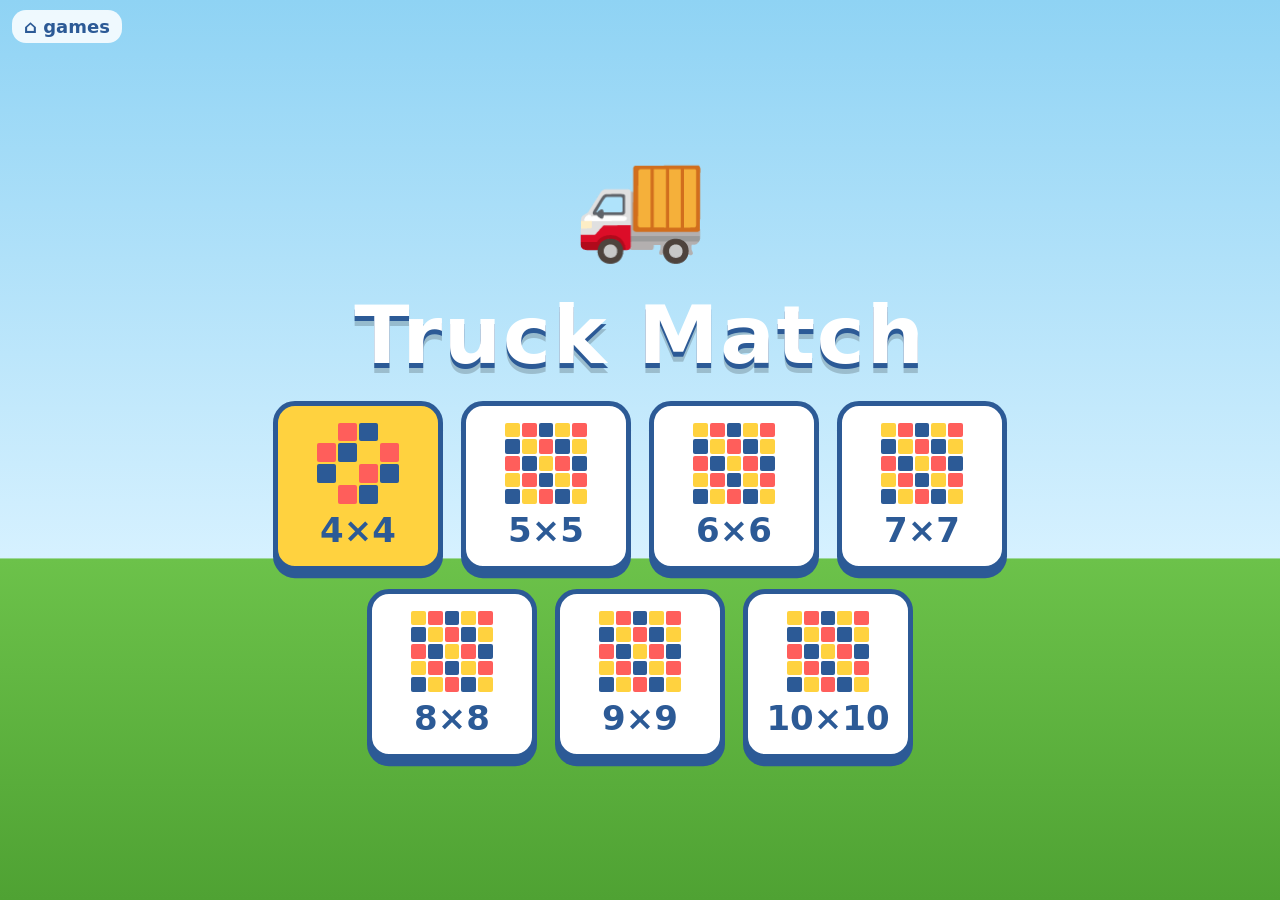
<file: little-one/truck-memory/index.html>
<!doctype html>
<html lang="en">
<head>
<meta charset="utf-8">
<meta name="viewport" content="width=device-width, initial-scale=1, viewport-fit=cover, user-scalable=no">
<title>Truck Match</title>
<style>
  :root {
    --sky: #8fd3f4;
    --sky2: #d6f1ff;
    --grass: #6cc24a;
    --red: #ff5e5b;
    --yellow: #ffd23f;
    --blue: #2c5a96;
    --ink: #2b2b2b;
  }
  * { box-sizing: border-box; -webkit-tap-highlight-color: transparent; user-select: none; -webkit-user-select: none; }
  html, body { margin: 0; height: 100%; overflow: hidden; touch-action: manipulation; }
  body {
    font-family: "Trebuchet MS", "Arial Rounded MT Bold", system-ui, sans-serif;
    color: var(--ink);
    background: linear-gradient(var(--sky) 0%, var(--sky2) 62%, var(--grass) 62.1%, #4fa233 100%);
  }
  button { font: inherit; cursor: pointer; border: 0; }

  /* ---------- menu ---------- */
  #menu { position: fixed; inset: 0; display: flex; flex-direction: column; align-items: center;
    justify-content: center; gap: 2.2vmin; padding: 3vmin; text-align: center; }
  #menu h1 { margin: 0; font-size: clamp(40px, 9vmin, 84px); letter-spacing: .02em; color: #fff;
    text-shadow: 0 .06em 0 var(--blue), 0 .12em 0 rgba(0,0,0,.18); }
  #menu .sun { font-size: clamp(50px, 12vmin, 110px); animation: bob 2.4s ease-in-out infinite; }
  .sizes { display: flex; flex-wrap: wrap; gap: 2vmin; justify-content: center; max-width: 900px; }
  .size { width: clamp(90px, 20vmin, 170px); aspect-ratio: 1; border-radius: 22px; background: #fff;
    border: 5px solid var(--blue); box-shadow: 0 .8vmin 0 var(--blue); display: flex; flex-direction: column;
    align-items: center; justify-content: center; gap: 6px; font-weight: 900; font-size: clamp(20px, 4vmin, 34px);
    color: var(--blue); transition: transform .12s; }
  .size:active { transform: translateY(.6vmin) scale(.97); box-shadow: 0 .2vmin 0 var(--blue); }
  .size.last { background: var(--yellow); }
  .mini { display: grid; gap: 2px; width: 55%; aspect-ratio: 1; }
  .mini i { background: var(--red); border-radius: 2px; }
  .mini i:nth-child(3n) { background: var(--blue); }
  .mini i:nth-child(3n+1) { background: var(--yellow); }
  .home { position: fixed; left: 12px; top: 10px; color: var(--blue); font-weight: 900; text-decoration: none;
    background: rgba(255,255,255,.85); border-radius: 14px; padding: 6px 12px; font-size: 18px; }

  /* ---------- game ---------- */
  #game { position: fixed; inset: 0; display: none; }
  #game.show { display: block; }
  #board { position: absolute; left: 50%; top: calc(50% + 14px); transform: translate(-50%, -50%);
    display: grid; }
  .menu-btn { position: absolute; left: 10px; top: 8px; z-index: 5; width: 46px; height: 46px; border-radius: 50%;
    background: rgba(255,255,255,.9); color: var(--blue); font-size: 22px; font-weight: 900; line-height: 1;
    box-shadow: 0 3px 0 var(--blue); border: 3px solid var(--blue); overflow: hidden; }
  .menu-btn::after { content: ""; position: absolute; inset: 0; background: rgba(44,90,150,.35);
    transform: translateY(100%); transition: transform 0s; }
  .menu-btn.holding::after { transform: translateY(0); transition: transform .7s linear; }
  .progress { position: absolute; top: 12px; left: 66px; right: 12px; height: 28px; display: flex;
    gap: 4px; align-items: center; z-index: 4; pointer-events: none; }
  .progress b { flex: 1; height: 100%; max-width: 30px; font-size: 20px; line-height: 28px; text-align: center;
    filter: grayscale(1) opacity(.35); transition: filter .3s, transform .3s; }
  .progress b.on { filter: none; transform: scale(1.25); }

  .card { position: relative; perspective: 600px; padding: var(--gap); }
  .card .inner { position: relative; width: 100%; height: 100%; transform-style: preserve-3d;
    transition: transform .45s cubic-bezier(.3,1.4,.5,1); }
  .card.up .inner { transform: rotateY(180deg); }
  .face, .back { position: absolute; inset: 0; border-radius: 16%; backface-visibility: hidden; -webkit-backface-visibility: hidden;
    display: flex; align-items: center; justify-content: center; overflow: hidden; }
  .back { background:
      radial-gradient(circle at 50% 50%, #fff 0 14%, transparent 15%),
      repeating-conic-gradient(var(--red) 0 12.5%, #ff8a5e 0 25%);
    border: calc(var(--cell) * .05) solid #fff; box-shadow: 0 .5vmin 0 rgba(0,0,0,.25); }
  .back::after { content: "★"; color: var(--yellow); font-size: calc(var(--cell) * .42); line-height: 1;
    text-shadow: 0 2px 0 rgba(0,0,0,.25); }
  .face { transform: rotateY(180deg); background: #fff; border: calc(var(--cell) * .05) solid var(--blue);
    box-shadow: 0 .5vmin 0 rgba(0,0,0,.25); }
  .face img { width: 88%; height: 88%; object-fit: contain; pointer-events: none; -webkit-user-drag: none; }
  .card.matched .face { background: #fff7c2; border-color: var(--yellow); }
  .card.matched .inner { animation: hop .7s ease-out; }
  .card.wrong .inner { animation: shake .4s; }
  .card.free { pointer-events: none; }
  .card.free .back { background: none; border: 0; box-shadow: none; }
  .card.free .back::after { content: "☀️"; font-size: calc(var(--cell) * .6); color: initial; text-shadow: none; animation: bob 2.4s ease-in-out infinite; }

  .spark { position: fixed; pointer-events: none; z-index: 20; font-size: 28px; animation: fly 1s ease-out forwards; }

  /* ---------- win ---------- */
  #win { position: fixed; inset: 0; display: none; flex-direction: column; align-items: center; justify-content: center;
    gap: 3vmin; background: rgba(255,255,255,.55); z-index: 30; backdrop-filter: blur(4px); }
  #win.show { display: flex; }
  #win h2 { margin: 0; font-size: clamp(44px, 12vmin, 110px); color: #fff; text-shadow: 0 .06em 0 var(--blue), 0 .12em 0 rgba(0,0,0,.2);
    animation: bob 1s ease-in-out infinite; }
  #win .trophy { font-size: clamp(70px, 20vmin, 180px); animation: bob 1.4s ease-in-out infinite; }
  .row { display: flex; gap: 3vmin; }
  .big { width: clamp(80px, 18vmin, 150px); height: clamp(80px, 18vmin, 150px); border-radius: 50%; background: var(--yellow);
    border: 6px solid var(--blue); box-shadow: 0 1vmin 0 var(--blue); font-size: clamp(36px, 9vmin, 70px); }
  .big:active { transform: translateY(.8vmin); box-shadow: 0 .2vmin 0 var(--blue); }

  @keyframes bob { 0%,100% { transform: translateY(0); } 50% { transform: translateY(-1.4vmin); } }
  @keyframes shake { 0%,100% { transform: rotateY(180deg) translateX(0); } 25% { transform: rotateY(180deg) translateX(-6%); } 75% { transform: rotateY(180deg) translateX(6%); } }
  @keyframes hop { 0% { transform: rotateY(180deg) scale(1); } 35% { transform: rotateY(180deg) scale(1.22) rotate(-6deg); }
    65% { transform: rotateY(180deg) scale(1.12) rotate(6deg); } 100% { transform: rotateY(180deg) scale(1); } }
  @keyframes fly { 0% { transform: translate(0,0) scale(.4); opacity: 1; } 100% { transform: translate(var(--dx), var(--dy)) scale(1.3) rotate(240deg); opacity: 0; } }
  @media (prefers-reduced-motion: reduce) { * { animation-duration: .01s !important; } }
</style>
</head>
<body>

<a class="home" href="../">⌂ games</a>

<div id="menu">
  <div class="sun">🚚</div>
  <h1>Truck Match</h1>
  <div class="sizes" id="sizes"></div>
</div>

<div id="game">
  <button class="menu-btn" id="menuBtn" aria-label="Hold to go back to the menu">⌂</button>
  <div class="progress" id="progress"></div>
  <div id="board"></div>
</div>

<div id="win">
  <div class="trophy">🏆</div>
  <h2>Yay!</h2>
  <div class="row">
    <button class="big" id="again" aria-label="Play again">🔁</button>
    <button class="big" id="bigger" aria-label="Bigger board">➡️</button>
  </div>
</div>

<script>
// ---------- the trucks (same art as Truck Stack) ----------
const LIST = [["00","JCB Digger"],["01","Fire Truck"],["02","Police Car"],["03","Zombie"],["04","Shark"],["05","Skeleton"],["06","Triceratops"],["07","Witch"],["08","Ice"],["09","Tiger"],["10","Dragon"],["11","Unicorn"],["12","Commando"],["13","Ambulance"],["14","Earth Shaker"],["15","Hot Wheels"],["16","Maximum Destruction"],["17","El Toro Loco"],["18","Grave Digger"],["19","Bigfoot"],["20","Tank"],["21","School Bus"],["22","Fire Truck"],["23","Cement Mixer"],["24","Garbage Truck"],["25","Tow Truck"],["26","Ice Cream Truck"],["27","Monster Van"],["28","Dump Truck"],["29","Tractor"],["30","Bulldozer"],["31","Logging Truck"],["32","Dino Truck"],["33","Shark"],["34","Pirate Ship"],["35","Space Truck"],["36","Rescue Helicopter"],["37","Snow Plow"],["38","Harvester"],["39","Crane"],["40","Airplane"],["41","Rocket"],["42","Submarine"],["43","Music Truck"],["44","Grave Digger"],["45","Grave Digger"],["46","Megalodon"],["47","El Toro Loco"],["48","School Bus"],["49","Bigfoot"],["50","Monster Energy"],["51","Monster Mutt"],["52","Dragon"],["53","Son-uva Digger"],["54","USA-1"],["55","Raminator"],["56","Tiger Shark"],["57","Blaze"],["58","Rhino"],["59","Zombie"]];

const SIZES = [4, 5, 6, 7, 8, 9, 10];
const WRONG_MS = 1500;   // slow and gentle: time to look at both cards

const $ = id => document.getElementById(id);
const store = {
  get(k) { try { return localStorage.getItem(k); } catch { return null; } },
  set(k, v) { try { localStorage.setItem(k, v); } catch {} }
};

// ---------- sounds (copied from Truck Stack: all made in the browser, no files) ----------
const sfx = (() => {
  let ac = null;
  const A = () => (ac ||= new (window.AudioContext || window.webkitAudioContext)());
  function tone(type, f0, f1, dur, vol = 0.3, delay = 0) {
    const a = A(), t = a.currentTime + delay;
    const o = a.createOscillator(), g = a.createGain();
    o.type = type;
    o.frequency.setValueAtTime(f0, t);
    o.frequency.exponentialRampToValueAtTime(f1, t + dur);
    g.gain.setValueAtTime(0.0001, t);
    g.gain.exponentialRampToValueAtTime(vol, t + 0.02);
    g.gain.exponentialRampToValueAtTime(0.0001, t + dur);
    o.connect(g).connect(a.destination);
    o.start(t); o.stop(t + dur + 0.05);
  }
  return {
    ctx: A,
    unlock() { A().resume(); },
    flip() { tone('sine', 600, 900, 0.09, 0.12); },
    // the "boring" miss: one soft, sleepy two-note wobble
    miss() { tone('sine', 330, 250, 0.35, 0.14); tone('sine', 250, 200, 0.4, 0.1, 0.18); },
    cheer() { [523, 659, 784, 1047, 1319].forEach((f, i) => tone('triangle', f, f, 0.3, 0.25, i * 0.12)); }
  };
})();

const vehicleSound = (() => {
  let bus = null;
  function voice(out, type, f, dur, vol, { delay = 0, step = false, lp = 0, trem = 0, tremDepth = 0.6 } = {}) {
    const a = sfx.ctx(), t = a.currentTime + delay;
    const o = a.createOscillator(), g = a.createGain();
    o.type = type;
    o.frequency.setValueAtTime(f[0][1], t);
    for (const [s, hz] of f.slice(1)) {
      if (step) o.frequency.setValueAtTime(hz, t + s);
      else o.frequency.linearRampToValueAtTime(hz, t + s);
    }
    g.gain.setValueAtTime(0.0001, t);
    g.gain.linearRampToValueAtTime(vol, t + 0.03);
    g.gain.setValueAtTime(vol, t + Math.max(0.04, dur - 0.08));
    g.gain.linearRampToValueAtTime(0.0001, t + dur);
    let node = o;
    if (lp) { const fl = a.createBiquadFilter(); fl.type = 'lowpass'; fl.frequency.value = lp; node.connect(fl); node = fl; }
    if (trem) {
      const tg = a.createGain(), lfo = a.createOscillator(), lg = a.createGain();
      lfo.frequency.value = trem; lg.gain.value = tremDepth; tg.gain.value = 1 - tremDepth;
      lfo.connect(lg).connect(tg.gain); lfo.start(t); lfo.stop(t + dur + 0.05);
      node.connect(tg); node = tg;
    }
    node.connect(g).connect(out);
    o.start(t); o.stop(t + dur + 0.05);
  }
  function hiss(out, dur, vol, cut, { delay = 0, type = 'lowpass', q = 1, trem = 0, decay = false } = {}) {
    const a = sfx.ctx(), t = a.currentTime + delay;
    const buf = a.createBuffer(1, Math.ceil(a.sampleRate * dur), a.sampleRate);
    const d = buf.getChannelData(0);
    for (let i = 0; i < d.length; i++) {
      let v = Math.random() * 2 - 1;
      if (decay) v *= (1 - i / d.length) ** 2;
      if (trem) v *= Math.sin(i / a.sampleRate * trem * Math.PI) ** 2;
      d[i] = v;
    }
    const s = a.createBufferSource(), fl = a.createBiquadFilter(), g = a.createGain();
    s.buffer = buf; fl.type = type; fl.Q.value = q;
    fl.frequency.setValueAtTime(cut[0][1], t);
    for (const [sec, hz] of cut.slice(1)) fl.frequency.linearRampToValueAtTime(hz, t + sec);
    g.gain.value = vol;
    s.connect(fl).connect(g).connect(out); s.start(t);
  }
  const note = n => 440 * 2 ** ((n - 69) / 12);
  const SOUNDS = {
    ambulance(o) { const f = []; for (let i = 0; i < 8; i++) f.push([i * 0.4, i % 2 ? 770 : 960]);
      voice(o, 'square', f, 3.2, 0.12, { step: true, lp: 2500 }); voice(o, 'triangle', f, 3.2, 0.2, { step: true }); },
    fire(o) { voice(o, 'sawtooth', [[0, 500], [1, 1300], [1.6, 1300], [2.6, 500], [3.2, 1300]], 3.4, 0.12, { lp: 3000 });
      voice(o, 'sine', [[0, 500], [1, 1300], [1.6, 1300], [2.6, 500], [3.2, 1300]], 3.4, 0.2); },
    police(o) { const f = []; for (let i = 0; i < 10; i++) { f.push([i * 0.28, 700]); f.push([i * 0.28 + 0.24, 1500]); }
      voice(o, 'square', f, 2.8, 0.1, { lp: 2800 }); voice(o, 'sine', f, 2.8, 0.2); },
    helicopter(o) { hiss(o, 2.5, 1.2, [[0, 500]], { trem: 13 });
      voice(o, 'sawtooth', [[0, 55], [2.5, 60]], 2.5, 0.15, { lp: 300, trem: 13, tremDepth: 0.9 }); },
    airplane(o) { hiss(o, 2.5, 0.9, [[0, 300], [1.3, 2500], [2.5, 400]], { type: 'bandpass', q: 0.7 });
      voice(o, 'sine', [[0, 700], [1.3, 1400], [2.5, 600]], 2.5, 0.08); },
    rocket(o) { [0, 0.45, 0.9].forEach(d => voice(o, 'square', [[0, 880]], 0.15, 0.1, { delay: d }));
      voice(o, 'square', [[0, 1320]], 0.3, 0.1, { delay: 1.35 });
      hiss(o, 2, 1.2, [[0, 200], [2, 4000]], { delay: 1.4 }); voice(o, 'sine', [[0, 200], [2, 1600]], 2, 0.15, { delay: 1.4 }); },
    tank(o) { [0, 0.9].forEach(d => { hiss(o, 1, 1.5, [[0, 900], [0.6, 100]], { delay: d, decay: true });
      voice(o, 'sine', [[0, 90], [0.6, 30]], 0.7, 0.6, { delay: d }); }); },
    bus(o) { [0, 0.45].forEach(d => [330, 415].forEach(hz => voice(o, 'square', [[0, hz]], 0.35, 0.1, { delay: d, lp: 1800 }))); },
    iceCream(o) { [72, 72, 79, 79, 81, 81, 79, 77, 77, 76, 76, 74, 74, 72].forEach((n, i) => {
      const d = i * 0.26 + (i >= 7 ? 0.26 : 0);
      voice(o, 'sine', [[0, note(n)]], 0.3, 0.25, { delay: d }); voice(o, 'sine', [[0, note(n + 12)]], 0.2, 0.06, { delay: d }); }); },
    music(o) { for (let i = 0; i < 8; i++) { const d = i * 0.25;
      if (i % 2 === 0) voice(o, 'sine', [[0, 150], [0.15, 45]], 0.2, 0.6, { delay: d });
      else hiss(o, 0.1, 0.5, [[0, 8000]], { delay: d, type: 'highpass', decay: true });
      voice(o, 'sawtooth', [[0, note([36, 36, 43, 43, 41, 41, 43, 48][i])]], 0.22, 0.12, { delay: d, lp: 900 }); } },
    submarine(o) { [0, 1.1].forEach(d => [0, 0.25, 0.5].forEach((e, k) => voice(o, 'sine', [[0, 1100]], 0.6, 0.3 / (k + 1), { delay: d + e }))); },
    ship(o) { [0, 1.4].forEach(d => { voice(o, 'sawtooth', [[0, 98], [1.1, 96]], 1.1, 0.25, { delay: d, lp: 500 });
      voice(o, 'sawtooth', [[0, 147], [1.1, 145]], 1.1, 0.12, { delay: d, lp: 500 }); }); },
    roar(o) { voice(o, 'sawtooth', [[0, 110], [0.3, 180], [1.4, 70]], 1.5, 0.35, { lp: 900, trem: 28, tremDepth: 0.5 });
      voice(o, 'square', [[0, 55], [0.3, 90], [1.4, 35]], 1.5, 0.15, { lp: 400 });
      hiss(o, 1.5, 0.6, [[0, 600], [0.3, 1500], [1.5, 300]], { type: 'bandpass', q: 1.5 }); },
    shark(o) { [0, 0.6, 1.05, 1.4, 1.65, 1.85, 2.0, 2.12].forEach((d, i) => voice(o, 'sawtooth', [[0, i % 2 ? 87 : 82]], 0.18, 0.3, { delay: d, lp: 500 }));
      hiss(o, 0.25, 1.5, [[0, 2000]], { delay: 2.35, decay: true }); voice(o, 'square', [[0, 300], [0.2, 80]], 0.25, 0.2, { delay: 2.35, lp: 1200 }); },
    spooky(o) { voice(o, 'sine', [[0, 260], [0.8, 520], [1.6, 330], [2.4, 600], [3, 220]], 3, 0.3, { trem: 6, tremDepth: 0.3 });
      voice(o, 'triangle', [[0, 262], [0.8, 524], [1.6, 333], [2.4, 604], [3, 222]], 3, 0.1); },
    cackle(o) { for (let i = 0; i < 7; i++) { const hz = 900 - i * 60;
      voice(o, 'square', [[0, hz], [0.12, hz * 0.8]], 0.14, 0.12, { delay: i * 0.17, lp: 2500 }); } },
    dog(o) { [0, 0.4].forEach(d => { voice(o, 'sawtooth', [[0, 380], [0.05, 520], [0.18, 180]], 0.2, 0.35, { delay: d, lp: 1400 });
      hiss(o, 0.15, 0.6, [[0, 1200]], { delay: d, type: 'bandpass', decay: true }); }); },
    bull(o) { [0, 0.3].forEach(d => hiss(o, 0.22, 1, [[0, 1500], [0.2, 600]], { delay: d, type: 'bandpass', q: 2, decay: true }));
      voice(o, 'sawtooth', [[0, 130], [0.3, 150], [1.4, 105]], 1.5, 0.3, { delay: 0.7, lp: 600 }); },
    magic(o) { const scale = [84, 86, 88, 91, 93, 96, 98, 100];
      for (let i = 0; i < 14; i++) voice(o, 'sine', [[0, note(scale[(i * 3) % scale.length] + (i > 7 ? 12 : 0))]], 0.35, 0.15, { delay: i * 0.1 });
      voice(o, 'triangle', [[0, note(72)]], 1.8, 0.08); },
    laser(o) { [0, 0.25, 0.5, 0.95, 1.2].forEach(d => voice(o, 'square', [[0, 1800], [0.18, 200]], 0.2, 0.12, { delay: d, lp: 3500 })); },
    digger(o) { voice(o, 'sawtooth', [[0, 45], [0.4, 70], [2.6, 50]], 2.6, 0.3, { lp: 350, trem: 18, tremDepth: 0.4 });
      for (let i = 0; i < 4; i++) voice(o, 'square', [[0, 1050]], 0.3, 0.09, { delay: 0.5 + i * 0.55, lp: 3000 }); },
    tractor(o) { voice(o, 'square', [[0, 55], [2.4, 60]], 2.4, 0.3, { lp: 400, trem: 7, tremDepth: 0.95 }); hiss(o, 2.4, 0.5, [[0, 300]], { trem: 7 }); },
    engine(o) { voice(o, 'sawtooth', [[0, 50], [0.35, 160], [0.6, 80], [1.1, 220], [1.8, 70]], 1.9, 0.3, { lp: 700, trem: 25, tremDepth: 0.35 });
      voice(o, 'square', [[0, 25], [0.35, 80], [0.6, 40], [1.1, 110], [1.8, 35]], 1.9, 0.15, { lp: 300 });
      [440, 554].forEach(hz => voice(o, 'square', [[0, hz]], 0.35, 0.08, { delay: 1.95, lp: 2000 })); }
  };
  const RULES = [
    [/ambulance/i, 'ambulance'], [/fire/i, 'fire'], [/police/i, 'police'],
    [/helicopter/i, 'helicopter'], [/airplane/i, 'airplane'], [/rocket/i, 'rocket'],
    [/tank|commando/i, 'tank'], [/school bus/i, 'bus'], [/ice cream/i, 'iceCream'],
    [/music/i, 'music'], [/submarine/i, 'submarine'], [/pirate/i, 'ship'],
    [/shark|megalodon/i, 'shark'], [/dino|triceratops|dragon|tiger|rhino/i, 'roar'],
    [/witch/i, 'cackle'], [/zombie|skeleton|grave|son-uva/i, 'spooky'],
    [/mutt/i, 'dog'], [/toro|raminator/i, 'bull'], [/unicorn|^ice$/i, 'magic'],
    [/space/i, 'laser'], [/tractor/i, 'tractor'],
    [/jcb|cement|garbage|tow|dump|bulldozer|logging|snow|harvester|crane/i, 'digger']
  ];
  const kindOf = name => (RULES.find(([re]) => re.test(name)) || [, 'engine'])[1];
  return function play(name) {
    const a = sfx.ctx();
    if (bus) { const old = bus; old.gain.setTargetAtTime(0, a.currentTime, 0.05); setTimeout(() => old.disconnect(), 400); }
    bus = a.createGain(); bus.gain.value = 1; bus.connect(a.destination);
    SOUNDS[kindOf(name)](bus);
  };
})();

// ---------- menu ----------
let size = +store.get('tm-size') || 4;
if (!SIZES.includes(size)) size = 4;

function buildMenu() {
  const wrap = $('sizes'); wrap.innerHTML = '';
  for (const n of SIZES) {
    const b = document.createElement('button');
    b.className = 'size' + (n === size ? ' last' : '');
    b.setAttribute('aria-label', `${n} by ${n}`);
    b.innerHTML = `<div class="mini" style="grid-template-columns:repeat(${Math.min(n, 5)},1fr)">${'<i></i>'.repeat(Math.min(n, 5) ** 2)}</div>${n}×${n}`;
    b.onclick = () => start(n);
    wrap.appendChild(b);
  }
}

// ---------- game ----------
let cards = [], first = null, second = null, locked = false, pairsLeft = 0, pairsTotal = 0, waitTimer = 0;

function pickTrucks(count) {
  // different-sounding trucks first so every pair has its own noise; reuse names only on huge boards
  const shuffled = LIST.map(([id, name]) => ({ id, name })).sort(() => Math.random() - .5);
  const seen = new Set(), unique = [], rest = [];
  for (const t of shuffled) (seen.has(t.name) ? rest : unique).push(t), seen.add(t.name);
  return unique.concat(rest).slice(0, count);
}

function start(n) {
  size = n; store.set('tm-size', n);
  sfx.unlock();
  clearTimeout(waitTimer);
  first = second = null; locked = false;
  const total = n * n, hasFree = total % 2 === 1, pairs = Math.floor(total / 2);
  pairsLeft = pairsTotal = pairs;
  const trucks = pickTrucks(pairs);
  const deck = trucks.flatMap(t => [t, t]).sort(() => Math.random() - .5);
  if (hasFree) deck.splice(Math.floor(total / 2), 0, null);   // free sun in the middle

  const board = $('board'); board.innerHTML = ''; cards = [];
  board.style.gridTemplateColumns = `repeat(${n}, var(--cell))`;
  board.style.gridTemplateRows = `repeat(${n}, var(--cell))`;
  deck.forEach(t => {
    const el = document.createElement('div');
    el.className = 'card' + (t ? '' : ' free');
    el.innerHTML = `<div class="inner"><div class="back"></div><div class="face">${t ? `<img src="trucks/truck${t.id}.png" alt="${t.name}" draggable="false">` : ''}</div></div>`;
    const card = { el, t, up: false, done: false };
    if (t) el.addEventListener('pointerdown', e => { e.preventDefault(); tap(card); });
    board.appendChild(el); cards.push(card);
  });
  const prog = $('progress'); prog.innerHTML = '★'.repeat(0);
  for (let i = 0; i < Math.min(pairs, 20); i++) prog.insertAdjacentHTML('beforeend', '<b>⭐</b>');

  $('menu').style.display = 'none'; document.querySelector('.home').style.display = 'none';
  $('win').classList.remove('show'); $('game').classList.add('show');
  layout();
}

function layout() {
  const pad = 14, top = 64;
  const W = innerWidth - pad * 2, H = innerHeight - top - pad;
  const cell = Math.floor(Math.min(W, H) / size);
  const b = $('board');
  b.style.setProperty('--cell', cell + 'px');
  b.style.setProperty('--gap', Math.max(2, Math.round(cell * 0.04)) + 'px');
  b.style.top = `calc(50% + ${(top - pad) / 2}px)`;
}
addEventListener('resize', layout);

function flip(card, up) { card.up = up; card.el.classList.toggle('up', up); }

function flipBackWrong() {
  clearTimeout(waitTimer);
  [first, second].forEach(c => { if (c) { flip(c, false); c.el.classList.remove('wrong'); } });
  first = second = null; locked = false;
}

function tap(card) {
  if (card.up || card.done) return;
  if (locked) flipBackWrong();              // impatient tap: tidy up the old miss and carry on
  sfx.unlock();
  flip(card, true); sfx.flip();
  if (!first) { first = card; return; }
  second = card; locked = true;
  if (first.t.id === second.t.id) return match();
  // not a pair: a sleepy little boop, then they turn back over
  setTimeout(sfx.miss, 450);
  first.el.classList.add('wrong'); second.el.classList.add('wrong');
  waitTimer = setTimeout(flipBackWrong, WRONG_MS);
}

function match() {
  const [a, b] = [first, second];
  first = second = null; locked = false;
  a.done = b.done = true;
  setTimeout(() => {
    a.el.classList.add('matched'); b.el.classList.add('matched');
    vehicleSound(a.t.name);               // the truck's own noise!
    sparkle(a.el); sparkle(b.el);
  }, 350);
  pairsLeft--;
  const on = Math.round((pairsTotal - pairsLeft) / pairsTotal * $('progress').children.length);
  [...$('progress').children].forEach((s, i) => s.classList.toggle('on', i < on));
  if (pairsLeft === 0) setTimeout(win, 3000);
}

function sparkle(el) {
  const r = el.getBoundingClientRect(), cx = r.left + r.width / 2, cy = r.top + r.height / 2;
  const n = Math.max(3, Math.min(7, Math.round(r.width / 14)));
  for (let i = 0; i < n; i++) {
    const s = document.createElement('div'); s.className = 'spark';
    s.textContent = ['⭐', '✨', '🌟'][i % 3];
    const ang = Math.random() * Math.PI * 2, d = 40 + Math.random() * 90;
    s.style.left = cx + 'px'; s.style.top = cy + 'px';
    s.style.setProperty('--dx', Math.cos(ang) * d + 'px'); s.style.setProperty('--dy', Math.sin(ang) * d - 30 + 'px');
    document.body.appendChild(s); setTimeout(() => s.remove(), 1000);
  }
}

function win() {
  $('win').classList.add('show');
  sfx.cheer();
  for (let i = 0; i < 24; i++) setTimeout(() => {
    const s = document.createElement('div'); s.className = 'spark'; s.textContent = ['⭐', '🎉', '✨', '🚚'][i % 4];
    s.style.left = Math.random() * innerWidth + 'px'; s.style.top = innerHeight * .8 + 'px';
    s.style.setProperty('--dx', (Math.random() - .5) * 200 + 'px'); s.style.setProperty('--dy', -innerHeight * (.4 + Math.random() * .5) + 'px');
    s.style.fontSize = '44px';
    document.body.appendChild(s); setTimeout(() => s.remove(), 1000);
  }, i * 60);
}

$('again').onclick = () => start(size);
$('bigger').onclick = () => start(SIZES[Math.min(SIZES.indexOf(size) + 1, SIZES.length - 1)]);

// back to the menu only by *holding* the corner button, so little fingers can't exit by accident
(() => {
  const btn = $('menuBtn'); let t = 0;
  const stop = () => { clearTimeout(t); btn.classList.remove('holding'); };
  btn.addEventListener('pointerdown', () => { btn.classList.add('holding'); t = setTimeout(() => { stop(); toMenu(); }, 700); });
  ['pointerup', 'pointerleave', 'pointercancel'].forEach(e => btn.addEventListener(e, stop));
})();
function toMenu() {
  clearTimeout(waitTimer);
  $('game').classList.remove('show'); $('win').classList.remove('show');
  $('menu').style.display = ''; document.querySelector('.home').style.display = '';
  buildMenu();
}

buildMenu();
</script>
</body>
</html>
</file>
<file: css/site.css>
/* ==========================================================================
   Landing page
   Spacing, sizes and radii all sit on an 8px grid (--s-*). Type uses one
   line height (32px), so every line of text lands on the same rhythm.
   Motion is slow and eased (--ease); nothing snaps.
   ========================================================================== */

:root {
  /* colour */
  --ink: #23211f;
  --soft: #75726e;        /* secondary text: 4.7:1 on paper (AA) */
  --mute: #94908b;        /* resting icons: 3.1:1 on paper (AA non-text) */
  --paper: #fdfdfc;
  --line: #4a4744;        /* mini illustrations */
  --highlight: #ffd23f;

  /* 8px spacing scale */
  --s-1: 8px;
  --s-2: 16px;
  --s-3: 24px;
  --s-4: 32px;
  --s-5: 40px;
  --s-6: 48px;
  --s-8: 64px;
  --s-12: 96px;
  --s-16: 128px;
  --s-20: 160px;

  /* type */
  --text: 18px;
  --leading: 32px;

  /* layout (stepped per breakpoint below) */
  --icon: 136px;
  --radius: 32px;          /* ≈ 23.5% of the icon, the app-icon curve */
  --icon-gap: var(--s-12);
  --page-top: var(--s-12);
  --intro-gap: var(--s-12);
  --deck-gap: var(--s-3);  /* space between an icon and its counterpart */

  /* motion */
  --ease: cubic-bezier(.25, .8, .25, 1);
  --slow: 1.6s;

  color-scheme: light;
}

@media (min-width: 720px) {
  :root {
    --page-top: var(--s-16);
    --intro-gap: var(--s-16);
  }
}

@media (min-width: 1200px) {
  :root {
    --text: 20px;
    --icon: 168px;
    --radius: 40px;        /* 23.8% of 168 */
    --icon-gap: var(--s-20);
    --page-top: var(--s-20);
    --intro-gap: var(--s-20);
  }
}

/* ---------- base ---------- */
*, *::before, *::after { box-sizing: border-box; }
html, body { margin: 0; }
body {
  background: var(--paper);
  color: var(--ink);
  font: 400 var(--text) / var(--leading) "Figtree", ui-sans-serif, system-ui, -apple-system, sans-serif;
  letter-spacing: -0.005em;
  -webkit-font-smoothing: antialiased;
  text-rendering: optimizeLegibility;
}
img { display: block; max-width: 100%; }

.page {
  min-height: 100vh;
  padding: var(--page-top) var(--s-3) 0;
}

/* ---------- words ---------- */
.intro {
  max-width: 544px;        /* 68 × 8: about 60 characters, no orphan breaks */
  margin: 0 auto;
  text-align: center;
  text-wrap: balance;
}
.intro p { margin: 0; }
.intro .where { color: var(--soft); }
.intro .what  { margin-top: var(--s-2); }

.intro p {
  opacity: 0;
  transform: translateY(var(--s-1));
  animation: rise 1.8s var(--ease) forwards;
}
.intro .where { animation-delay: .35s; }
.intro .what  { animation-delay: .7s; }
@keyframes rise { to { opacity: 1; transform: none; } }

/* little line drawings that sit inside the sentence */
.mini {
  display: inline-block;
  width: var(--s-6);
  height: var(--s-3);
  margin-inline: calc(var(--s-1) - .25em);   /* + the word space = 8px either side */
  vertical-align: -6px;   /* optical: rests the drawings on the text baseline */
  color: var(--line);
  overflow: visible;
}
.steam { animation: steam 4s ease-in-out infinite; transform-origin: 50% 100%; }
@keyframes steam {
  0%, 100% { opacity: .25; transform: translateY(1px); }
  50%      { opacity: .8;  transform: translateY(-1px); }
}

.what a {
  color: inherit;
  text-decoration: none;
  border-radius: 2px;
  background-image: linear-gradient(var(--highlight), var(--highlight));
  background-size: 100% 6px;
  background-position: 0 88%;
  background-repeat: no-repeat;
  transition: background-size .9s var(--ease);
}
.what a:hover,
.what a:focus-visible { background-size: 100% 24px; outline: none; }

/* ---------- apps ---------- */
.apps {
  display: flex;
  justify-content: center;
  align-items: flex-start;
  gap: var(--icon-gap);
  margin: var(--intro-gap) auto 0;
}
.app { margin: 0; }

.app {
  opacity: 0;
  transform: translateY(var(--s-1));
  animation: rise 2s var(--ease) forwards;
}
.app-blue   { animation-delay: 1.1s; }
.app-yellow { animation-delay: 1.35s; }
.app-pink   { animation-delay: 1.6s; }

.deck {
  position: relative;
  width: var(--icon);
  height: var(--icon);
}
.card {
  position: absolute;
  inset: 0;
  width: 100%;
  height: 100%;
  border-radius: var(--radius);
  overflow: hidden;
  isolation: isolate;      /* keeps the moving layers clipped to the curve */
}
.card img { width: 100%; height: 100%; }

/* A hairline just inside the curve, so white art (the blue window's cloud
   and sill) still reads as an edge against the white page. */
.main::after {
  content: "";
  position: absolute;
  inset: 0;
  z-index: 3;
  border-radius: inherit;
  box-shadow: inset 0 0 0 1px rgba(35, 33, 31, .08);
  pointer-events: none;
}
.under {
  outline: 1px solid rgba(35, 33, 31, .08);
  outline-offset: -1px;
}

.main {
  z-index: 2;
  box-shadow:
    0 1px 2px rgba(35, 33, 31, .06),
    0 8px 32px -16px rgba(35, 33, 31, .2);
  transition: box-shadow var(--slow) var(--ease), outline-color .6s var(--ease);
  outline: 2px solid transparent;
  outline-offset: var(--s-1);
}
.main:hover,
.main:focus-visible {
  box-shadow:
    0 1px 2px rgba(35, 33, 31, .06),
    0 16px 40px -16px rgba(35, 33, 31, .24);
}
.main:focus-visible { outline-color: var(--soft); }

.under {
  z-index: 1;
  object-fit: cover;
  /* scroll-driven: --p goes 0 → 1 (set in landing.js) */
  transform:
    translateY(calc(var(--p, 0) * (100% + var(--deck-gap))))
    scale(calc(.94 + var(--p, 0) * .06));
  opacity: var(--p, 0);
  box-shadow:
    0 1px 2px rgba(35, 33, 31, .05),
    0 8px 24px -16px rgba(35, 33, 31, .16);
  will-change: transform, opacity;
}

/* ---------- moving parts ----------
   Each main icon is a clean background plate plus cut-out layers on the
   same 512px canvas (tools/build_icon_layers.py), so every layer sits at
   inset 0 and the stack is identical to the original art at rest. */
.part {
  position: absolute;
  inset: 0;
  pointer-events: none;
}

/* blue: the cloud drifts on, out of the window */
.cloud { transition: transform 3.2s var(--ease); }
.main:hover .cloud,
.main:focus-visible .cloud { transform: translateX(8%); }

/* blue: one slow blink, now and then */
.lid {
  position: absolute;
  left: calc(var(--x) * 1%);
  top: calc(var(--y) * 1%);
  width: 4.4%;
  height: 4.4%;
  translate: -50% -50%;
  border-radius: 50%;
  background: #fff;
  opacity: 0;
  pointer-events: none;
}
/* closed eye: a soft downward curve, stroked at the art's line weight */
.lid::after {
  content: "";
  position: absolute;
  left: 12%;
  right: 12%;
  top: 20%;
  height: 40%;
  border-bottom: calc(var(--icon) * .012) solid var(--ink);
  border-radius: 0 0 50% 50% / 0 0 100% 100%;
}
.main:hover .lid,
.main:focus-visible .lid { animation: blink 3.6s 1s ease-in-out infinite; }
@keyframes blink {
  0%, 44%, 52%, 100% { opacity: 0; }
  46%, 50%           { opacity: 1; }
}

/* yellow: the idea bulb swells from its base and glows */
.glow {
  position: absolute;
  left: 81.4%;
  top: 18.8%;
  width: 36%;
  height: 36%;
  translate: -50% -50%;
  border-radius: 50%;
  background: radial-gradient(circle,
    rgba(255, 255, 240, .95) 0%,
    rgba(255, 246, 200, .55) 35%,
    rgba(255, 230, 120, 0) 70%);
  opacity: 0;
  transition: opacity 2.4s var(--ease);
  pointer-events: none;
}
.main:hover .glow,
.main:focus-visible .glow { opacity: 1; }
.bulb {
  transform-origin: 81.5% 35.9%;   /* the bottom of the screw */
  transition: transform 2.4s var(--ease);
}
.main:hover .bulb,
.main:focus-visible .bulb { transform: scale(1.05); }

/* pink: the butterfly flutters, keeping clear of the corner */
.fly { transform-origin: 15.6% 11.1%; }
.main:hover .fly,
.main:focus-visible .fly { animation: flutter 2.8s ease-in-out infinite; }
@keyframes flutter {
  0%   { transform: translate(0, 0)        rotate(0)     scaleX(1); }
  16%  { transform: translate(1.6%, 1.2%)  rotate(-6deg) scaleX(.82); }
  32%  { transform: translate(3.2%, .4%)   rotate(4deg)  scaleX(1); }
  48%  { transform: translate(4.8%, 2.4%)  rotate(-3deg) scaleX(.8); }
  64%  { transform: translate(3.2%, 4%)    rotate(5deg)  scaleX(1); }
  82%  { transform: translate(1.2%, 2.4%)  rotate(-2deg) scaleX(.86); }
  100% { transform: translate(0, 0)        rotate(0)     scaleX(1); }
}

/* room to scroll, so the decks can open */
.tail { height: 70vh; }

/* ---------- elsewhere ---------- */
.social {
  position: fixed;
  right: var(--s-3);
  bottom: var(--s-3);
  display: flex;
}
.social a {
  display: grid;
  place-items: center;
  width: var(--s-5);       /* 40px hit area around a 16px glyph */
  height: var(--s-5);
  border-radius: var(--s-1);
  color: var(--mute);
  outline: 2px solid transparent;
  transition: color .8s var(--ease), outline-color .6s var(--ease);
}
.social a:hover,
.social a:focus-visible { color: var(--ink); }
.social a:focus-visible { outline-color: var(--soft); }
.social svg {
  width: var(--s-2);
  height: var(--s-2);
  fill: none;
  stroke: currentColor;
  stroke-width: 1.5;
  stroke-linecap: round;
  stroke-linejoin: round;
}
.social .dot,
.social .fill { fill: currentColor; stroke: none; }

/* ==========================================================================
   Games page (little-one/)
   Thumbnails are 16:10, sized so both sides land on the grid:
   320 × 200 on tablets, 384 × 240 on desktops.
   ========================================================================== */
.home-link {
  position: fixed;
  top: var(--s-3);
  left: var(--s-3);
  padding: 0 var(--s-1);
  border-radius: var(--s-1);
  color: var(--soft);
  text-decoration: none;
  outline: 2px solid transparent;
  transition: color .8s var(--ease), outline-color .6s var(--ease);
  z-index: 10;
}
.home-link:hover,
.home-link:focus-visible { color: var(--ink); }
.home-link:focus-visible { outline-color: var(--soft); }

.games {
  --thumb: 320px;
  display: grid;
  grid-template-columns: repeat(2, var(--thumb));
  justify-content: center;
  gap: var(--s-8) var(--s-4);
  margin: var(--intro-gap) auto 0;
  padding-bottom: var(--s-16);
}
@media (min-width: 1200px) { .games { --thumb: 384px; } }

.game {
  margin: 0;
  opacity: 0;
  transform: translateY(var(--s-1));
  animation: rise 2s var(--ease) forwards;
}
.game:nth-child(1) { animation-delay: .7s; }
.game:nth-child(2) { animation-delay: .85s; }
.game:nth-child(3) { animation-delay: 1s; }
.game:nth-child(4) { animation-delay: 1.15s; }

.game-link {
  display: block;
  color: var(--ink);
  text-decoration: none;
  outline: none;
}
.thumb {
  width: 100%;
  height: auto;
  aspect-ratio: 16 / 10;
  object-fit: cover;
  border-radius: var(--s-2);
  outline: 1px solid rgba(35, 33, 31, .08);
  outline-offset: -1px;
  box-shadow:
    0 1px 2px rgba(35, 33, 31, .06),
    0 8px 32px -16px rgba(35, 33, 31, .2);
  transition: box-shadow var(--slow) var(--ease), outline-color .6s var(--ease);
}
.game-link:hover .thumb,
.game-link:focus-visible .thumb {
  box-shadow:
    0 1px 2px rgba(35, 33, 31, .06),
    0 16px 40px -16px rgba(35, 33, 31, .24);
}
.game-link:focus-visible .thumb { outline: 2px solid var(--soft); outline-offset: var(--s-1); }

.game-title { display: block; margin-top: var(--s-2); }
.game-meta,
.game-play { margin: 0; color: var(--soft); white-space: nowrap; overflow: hidden; text-overflow: ellipsis; }
.game-play { color: var(--mute); }
.game-play a {
  color: inherit;
  text-decoration: underline;
  text-decoration-thickness: 1px;
  text-underline-offset: 4px;
  text-decoration-color: rgba(148, 144, 139, .5);
  transition: color .8s var(--ease), text-decoration-color .8s var(--ease);
}
.game-play a:hover,
.game-play a:focus-visible { color: var(--ink); text-decoration-color: currentColor; }

@media (max-width: 719px) {
  .home-link { position: static; display: inline-block; margin: var(--s-2) 0 0 var(--s-2); }
  .page:has(.games) { padding-top: var(--s-8); }
  .games { grid-template-columns: minmax(0, 1fr); max-width: 480px; gap: var(--s-6); }
}

/* ---------- small screens: one column ---------- */
@media (max-width: 719px) {
  .apps {
    flex-direction: column;
    align-items: center;
    /* each deck opens downward: icon + deck gap + counterpart, then a breath */
    gap: calc(var(--icon) + var(--deck-gap) + var(--s-8));
  }
  .tail { height: var(--s-12); }
  .social {
    position: static;
    justify-content: center;
    padding: var(--s-8) 0 var(--s-6);
  }
}

@media (prefers-reduced-motion: reduce) {
  *, *::before, *::after { animation: none !important; transition: none !important; }
  .intro p, .app, .game { opacity: 1; transform: none; }
}
</file>
